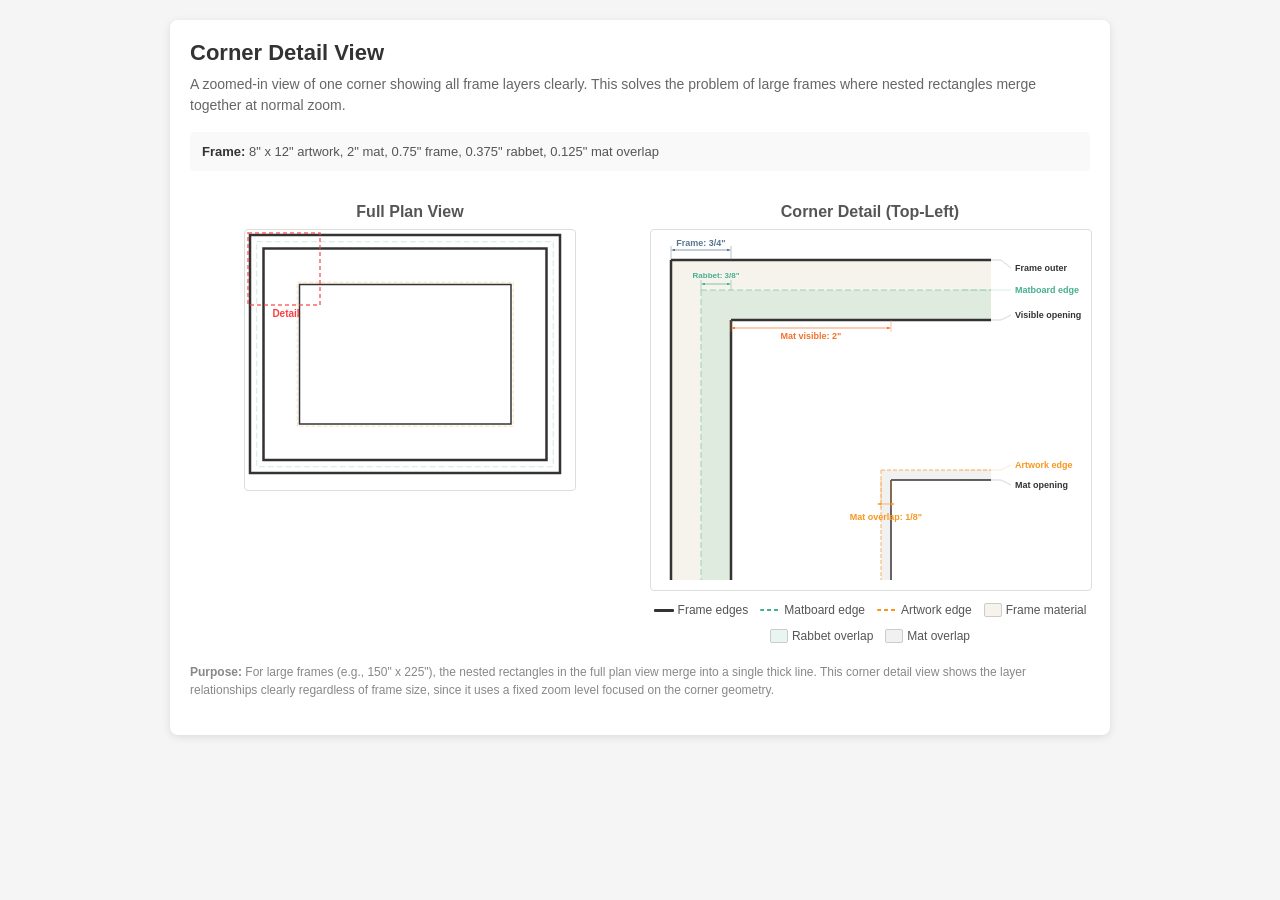
<file: docs/corner-detail-example.html>
<!DOCTYPE html>
<html lang="en">
<head>
    <meta charset="UTF-8">
    <meta name="viewport" content="width=device-width, initial-scale=1.0">
    <title>Corner Detail View Example</title>
    <style>
        body {
            font-family: -apple-system, BlinkMacSystemFont, 'Segoe UI', Roboto, Helvetica, Arial, sans-serif;
            background: #f5f5f5;
            margin: 0;
            padding: 20px;
            display: flex;
            flex-direction: column;
            align-items: center;
        }
        .container {
            background: white;
            padding: 20px;
            border-radius: 8px;
            box-shadow: 0 2px 8px rgba(0,0,0,0.1);
            max-width: 900px;
            width: 100%;
        }
        h1 { color: #333; font-size: 22px; margin: 0 0 8px 0; }
        h2 { color: #555; font-size: 16px; margin: 16px 0 8px 0; }
        .info { color: #666; font-size: 14px; margin-bottom: 16px; line-height: 1.5; }
        .specs {
            background: #f9f9f9; padding: 12px; border-radius: 4px;
            font-size: 13px; color: #555; margin-bottom: 16px;
        }
        .specs strong { color: #333; }
        .diagram-row {
            display: flex;
            gap: 20px;
            align-items: flex-start;
            flex-wrap: wrap;
        }
        .diagram-panel {
            flex: 1;
            min-width: 320px;
        }
        .diagram-panel h2 { text-align: center; }
        svg { border: 1px solid #ddd; border-radius: 4px; background: #ffffff; display: block; margin: 0 auto; }
        .legend {
            display: flex; flex-wrap: wrap; gap: 12px; margin-top: 12px;
            justify-content: center; font-size: 12px; color: #555;
        }
        .legend-item {
            display: flex; align-items: center; gap: 4px;
        }
        .legend-swatch {
            width: 20px; height: 3px; border-radius: 1px;
        }
        .legend-swatch.dashed {
            background: repeating-linear-gradient(
                90deg, currentColor 0px, currentColor 4px, transparent 4px, transparent 7px
            );
            height: 2px;
        }
        .legend-zone {
            width: 16px; height: 12px; border-radius: 2px; border: 1px solid #ccc;
        }
    </style>
</head>
<body>
    <div class="container">
        <h1>Corner Detail View</h1>
        <div class="info">
            A zoomed-in view of one corner showing all frame layers clearly.
            This solves the problem of large frames where nested rectangles merge together at normal zoom.
        </div>

        <div class="specs">
            <strong>Frame:</strong> 8" x 12" artwork, 2" mat, 0.75" frame, 0.375" rabbet, 0.125" mat overlap
        </div>

        <div class="diagram-row">
            <!-- Full plan view (small, for context) -->
            <div class="diagram-panel">
                <h2>Full Plan View</h2>
                <!-- Scale: ~18 px/inch to fit in 320px width -->
                <!-- Outside: 17.25" x 13.25" → 310 x 238 px -->
                <svg viewBox="-5 -5 330 260" width="330" height="260" xmlns="http://www.w3.org/2000/svg">
                    <!-- Frame outer -->
                    <rect x="0" y="0" width="310" height="238"
                          stroke="#333" stroke-width="2.5" fill="none"/>
                    <!-- Frame inner (visible opening) -->
                    <rect x="13.5" y="13.5" width="283" height="211.5"
                          stroke="#333" stroke-width="2.5" fill="none"/>
                    <!-- Content area / matboard edge -->
                    <rect x="6.75" y="6.75" width="296.5" height="225"
                          stroke="#46af8f" stroke-width="0.5" stroke-dasharray="6,3"
                          fill="none" opacity="0.5"/>
                    <!-- Mat opening -->
                    <rect x="49.5" y="49.5" width="211.5" height="139.5"
                          stroke="#333" stroke-width="1.5" fill="none"/>
                    <!-- Artwork boundary -->
                    <rect x="47.25" y="47.25" width="216" height="144"
                          stroke="#f8961e" stroke-width="0.5" stroke-dasharray="4,2"
                          fill="none" opacity="0.6"/>

                    <!-- Corner detail indicator box -->
                    <rect x="-2" y="-2" width="72" height="72"
                          stroke="#f94144" stroke-width="1.5" fill="none"
                          stroke-dasharray="4,3" opacity="0.8"/>
                    <text x="36" y="82" font-family="sans-serif" font-size="10"
                          fill="#f94144" text-anchor="middle" font-weight="bold">Detail</text>
                </svg>
            </div>

            <!-- Corner detail (zoomed in) -->
            <div class="diagram-panel">
                <h2>Corner Detail (Top-Left)</h2>
                <!--
                    Scale: 80 px/inch (4x the full view)
                    Showing approx 4" x 4" of the top-left corner

                    Layers from outside to inside (at top-left corner):
                    - Frame outer:     x=0,    y=0       (0")
                    - Content area:    x=30,   y=30      (0.375" = rabbet width from outer - frame width + rabbet)
                    - Frame inner:     x=60,   y=60      (0.75" = frame material width)
                    - Mat opening:     x=220,  y=220     (2.75" = frame_width + mat_visible_width)
                    - Artwork:         x=210,  y=210     (2.625" = mat_opening - mat_overlap)

                    At 80px/inch:
                    - Frame outer:     (0, 0)
                    - Content area:    (30, 30)        [0.375" × 80]
                    - Frame inner:     (60, 60)        [0.75" × 80]
                    - Mat opening:     (220, 220)      [2.75" × 80]
                    - Artwork:         (210, 210)      [2.625" × 80]
                -->
                <svg viewBox="-20 -30 440 360" width="440" height="360" xmlns="http://www.w3.org/2000/svg">
                    <!-- Arrow markers (one pair per color for consistent styling) -->
                    <defs>
                        <!-- Blue Slate (frame dimensions) -->
                        <marker id="arr-blue-s" markerWidth="6" markerHeight="4"
                                refX="6" refY="2" orient="auto" markerUnits="strokeWidth">
                            <polygon points="0,2 6,0 6,4" fill="#577590"/>
                        </marker>
                        <marker id="arr-blue-e" markerWidth="6" markerHeight="4"
                                refX="0" refY="2" orient="auto" markerUnits="strokeWidth">
                            <polygon points="0,0 6,2 0,4" fill="#577590"/>
                        </marker>
                        <!-- Seaweed (rabbet) -->
                        <marker id="arr-teal-s" markerWidth="6" markerHeight="4"
                                refX="6" refY="2" orient="auto" markerUnits="strokeWidth">
                            <polygon points="0,2 6,0 6,4" fill="#46af8f"/>
                        </marker>
                        <marker id="arr-teal-e" markerWidth="6" markerHeight="4"
                                refX="0" refY="2" orient="auto" markerUnits="strokeWidth">
                            <polygon points="0,0 6,2 0,4" fill="#46af8f"/>
                        </marker>
                        <!-- Atomic Tangerine (mat dimensions) -->
                        <marker id="arr-mat-s" markerWidth="6" markerHeight="4"
                                refX="6" refY="2" orient="auto" markerUnits="strokeWidth">
                            <polygon points="0,2 6,0 6,4" fill="#f3722c"/>
                        </marker>
                        <marker id="arr-mat-e" markerWidth="6" markerHeight="4"
                                refX="0" refY="2" orient="auto" markerUnits="strokeWidth">
                            <polygon points="0,0 6,2 0,4" fill="#f3722c"/>
                        </marker>
                        <!-- Carrot Orange (artwork/overlap) -->
                        <marker id="arr-art-s" markerWidth="6" markerHeight="4"
                                refX="6" refY="2" orient="auto" markerUnits="strokeWidth">
                            <polygon points="0,2 6,0 6,4" fill="#f8961e"/>
                        </marker>
                        <marker id="arr-art-e" markerWidth="6" markerHeight="4"
                                refX="0" refY="2" orient="auto" markerUnits="strokeWidth">
                            <polygon points="0,0 6,2 0,4" fill="#f8961e"/>
                        </marker>
                    </defs>

                    <!-- ZONES (filled areas showing overlaps) -->

                    <!-- Frame material zone (between outer and inner) -->
                    <path d="M0,0 h320 v320 h-320 Z M60,60 v260 h260 v-260 Z"
                          fill="#8B6914" fill-opacity="0.08" fill-rule="evenodd"/>

                    <!-- Rabbet overlap zone (between frame inner and content area) -->
                    <path d="M30,30 h290 v290 h-290 Z M60,60 v260 h260 v-260 Z"
                          fill="#46af8f" fill-opacity="0.12" fill-rule="evenodd"/>

                    <!-- Mat/artwork overlap zone (between artwork and mat opening) -->
                    <path d="M210,210 h110 v110 h-110 Z M220,220 v100 h100 v-100 Z"
                          fill="#888888" fill-opacity="0.12" fill-rule="evenodd"/>

                    <!-- LINES -->

                    <!-- Frame outer (thickest) -->
                    <line x1="0" y1="0" x2="320" y2="0" stroke="#333" stroke-width="2.5"/>
                    <line x1="0" y1="0" x2="0" y2="320" stroke="#333" stroke-width="2.5"/>

                    <!-- Content area / matboard edge (dashed, teal) -->
                    <line x1="30" y1="30" x2="320" y2="30"
                          stroke="#46af8f" stroke-width="0.8" stroke-dasharray="6,3" opacity="0.6"/>
                    <line x1="30" y1="30" x2="30" y2="320"
                          stroke="#46af8f" stroke-width="0.8" stroke-dasharray="6,3" opacity="0.6"/>

                    <!-- Frame inner / visible opening (thick, same as outer) -->
                    <line x1="60" y1="60" x2="320" y2="60" stroke="#333" stroke-width="2.5"/>
                    <line x1="60" y1="60" x2="60" y2="320" stroke="#333" stroke-width="2.5"/>

                    <!-- Artwork boundary (dashed, orange) -->
                    <line x1="210" y1="210" x2="320" y2="210"
                          stroke="#f8961e" stroke-width="1.0" stroke-dasharray="4,2" opacity="0.7"/>
                    <line x1="210" y1="210" x2="210" y2="320"
                          stroke="#f8961e" stroke-width="1.0" stroke-dasharray="4,2" opacity="0.7"/>

                    <!-- Mat opening (medium weight) -->
                    <line x1="220" y1="220" x2="320" y2="220" stroke="#333" stroke-width="1.5"/>
                    <line x1="220" y1="220" x2="220" y2="320" stroke="#333" stroke-width="1.5"/>

                    <!-- DIMENSION ANNOTATIONS (all with consistent extension lines + arrowheads) -->

                    <!-- Frame material width: 0.75" (between outer and inner) -->
                    <line x1="0" y1="0" x2="0" y2="-14" stroke="#577590" stroke-width="0.6" opacity="0.7"/>
                    <line x1="60" y1="0" x2="60" y2="-14" stroke="#577590" stroke-width="0.6" opacity="0.7"/>
                    <line x1="4" y1="-10" x2="56" y2="-10" stroke="#577590" stroke-width="0.7"
                          marker-start="url(#arr-blue-s)" marker-end="url(#arr-blue-e)"/>
                    <text x="30" y="-14" font-family="sans-serif" font-size="9"
                          fill="#577590" text-anchor="middle" font-weight="bold">Frame: 3/4"</text>

                    <!-- Rabbet width: 0.375" (between content area and frame inner) -->
                    <line x1="30" y1="30" x2="30" y2="20" stroke="#46af8f" stroke-width="0.6" opacity="0.7"/>
                    <line x1="60" y1="30" x2="60" y2="20" stroke="#46af8f" stroke-width="0.6" opacity="0.7"/>
                    <line x1="34" y1="24" x2="56" y2="24" stroke="#46af8f" stroke-width="0.7"
                          marker-start="url(#arr-teal-s)" marker-end="url(#arr-teal-e)"/>
                    <text x="45" y="18" font-family="sans-serif" font-size="8"
                          fill="#46af8f" text-anchor="middle" font-weight="bold">Rabbet: 3/8"</text>

                    <!-- Mat visible width: 2" (between frame inner and mat opening) -->
                    <line x1="60" y1="60" x2="60" y2="72" stroke="#f3722c" stroke-width="0.6" opacity="0.7"/>
                    <line x1="220" y1="60" x2="220" y2="72" stroke="#f3722c" stroke-width="0.6" opacity="0.7"/>
                    <line x1="64" y1="68" x2="216" y2="68" stroke="#f3722c" stroke-width="0.7"
                          marker-start="url(#arr-mat-s)" marker-end="url(#arr-mat-e)"/>
                    <text x="140" y="79" font-family="sans-serif" font-size="9"
                          fill="#f3722c" text-anchor="middle" font-weight="bold">Mat visible: 2"</text>

                    <!-- Mat overlap: 0.125" (between artwork and mat opening) -->
                    <line x1="210" y1="220" x2="210" y2="248" stroke="#f8961e" stroke-width="0.6" opacity="0.7"/>
                    <line x1="220" y1="220" x2="220" y2="248" stroke="#f8961e" stroke-width="0.6" opacity="0.7"/>
                    <line x1="210" y1="244" x2="220" y2="244" stroke="#f8961e" stroke-width="0.7"
                          marker-start="url(#arr-art-s)" marker-end="url(#arr-art-e)"/>
                    <text x="215" y="260" font-family="sans-serif" font-size="9"
                          fill="#f8961e" text-anchor="middle" font-weight="bold">Mat overlap: 1/8"</text>

                    <!-- Layer labels (right side, with leader lines) -->
                    <g font-family="sans-serif" font-size="9">
                        <!-- Frame outer label -->
                        <line x1="290" y1="0" x2="330" y2="0" stroke="#333" stroke-width="0.5" opacity="0.4"/>
                        <line x1="330" y1="0" x2="340" y2="8" stroke="#333" stroke-width="0.5" opacity="0.4"/>
                        <text x="344" y="11" fill="#333" font-weight="bold">Frame outer</text>

                        <!-- Content area label -->
                        <line x1="290" y1="30" x2="330" y2="30" stroke="#46af8f" stroke-width="0.5" opacity="0.4"/>
                        <line x1="330" y1="30" x2="340" y2="30" stroke="#46af8f" stroke-width="0.5" opacity="0.4"/>
                        <text x="344" y="33" fill="#46af8f" font-weight="bold">Matboard edge</text>

                        <!-- Frame inner label -->
                        <line x1="290" y1="60" x2="330" y2="60" stroke="#333" stroke-width="0.5" opacity="0.4"/>
                        <line x1="330" y1="60" x2="340" y2="55" stroke="#333" stroke-width="0.5" opacity="0.4"/>
                        <text x="344" y="58" fill="#333" font-weight="bold">Visible opening</text>

                        <!-- Artwork label -->
                        <line x1="290" y1="210" x2="330" y2="210" stroke="#f8961e" stroke-width="0.5" opacity="0.4"/>
                        <line x1="330" y1="210" x2="340" y2="205" stroke="#f8961e" stroke-width="0.5" opacity="0.4"/>
                        <text x="344" y="208" fill="#f8961e" font-weight="bold">Artwork edge</text>

                        <!-- Mat opening label -->
                        <line x1="290" y1="220" x2="330" y2="220" stroke="#333" stroke-width="0.5" opacity="0.4"/>
                        <line x1="330" y1="220" x2="340" y2="225" stroke="#333" stroke-width="0.5" opacity="0.4"/>
                        <text x="344" y="228" fill="#333" font-weight="bold">Mat opening</text>
                    </g>
                </svg>

                <div class="legend">
                    <div class="legend-item">
                        <div class="legend-swatch" style="background: #333; height: 3px;"></div>
                        <span>Frame edges</span>
                    </div>
                    <div class="legend-item">
                        <div class="legend-swatch dashed" style="color: #46af8f;"></div>
                        <span>Matboard edge</span>
                    </div>
                    <div class="legend-item">
                        <div class="legend-swatch dashed" style="color: #f8961e;"></div>
                        <span>Artwork edge</span>
                    </div>
                    <div class="legend-item">
                        <div class="legend-zone" style="background: rgba(139,105,20,0.08);"></div>
                        <span>Frame material</span>
                    </div>
                    <div class="legend-item">
                        <div class="legend-zone" style="background: rgba(70,175,143,0.12);"></div>
                        <span>Rabbet overlap</span>
                    </div>
                    <div class="legend-item">
                        <div class="legend-zone" style="background: rgba(136,136,136,0.12);"></div>
                        <span>Mat overlap</span>
                    </div>
                </div>
            </div>
        </div>

        <div class="info" style="margin-top: 20px; font-size: 12px; color: #888;">
            <strong>Purpose:</strong> For large frames (e.g., 150" x 225"), the nested rectangles in the full plan view
            merge into a single thick line. This corner detail view shows the layer relationships clearly regardless
            of frame size, since it uses a fixed zoom level focused on the corner geometry.
        </div>
    </div>
</body>
</html>
</file>
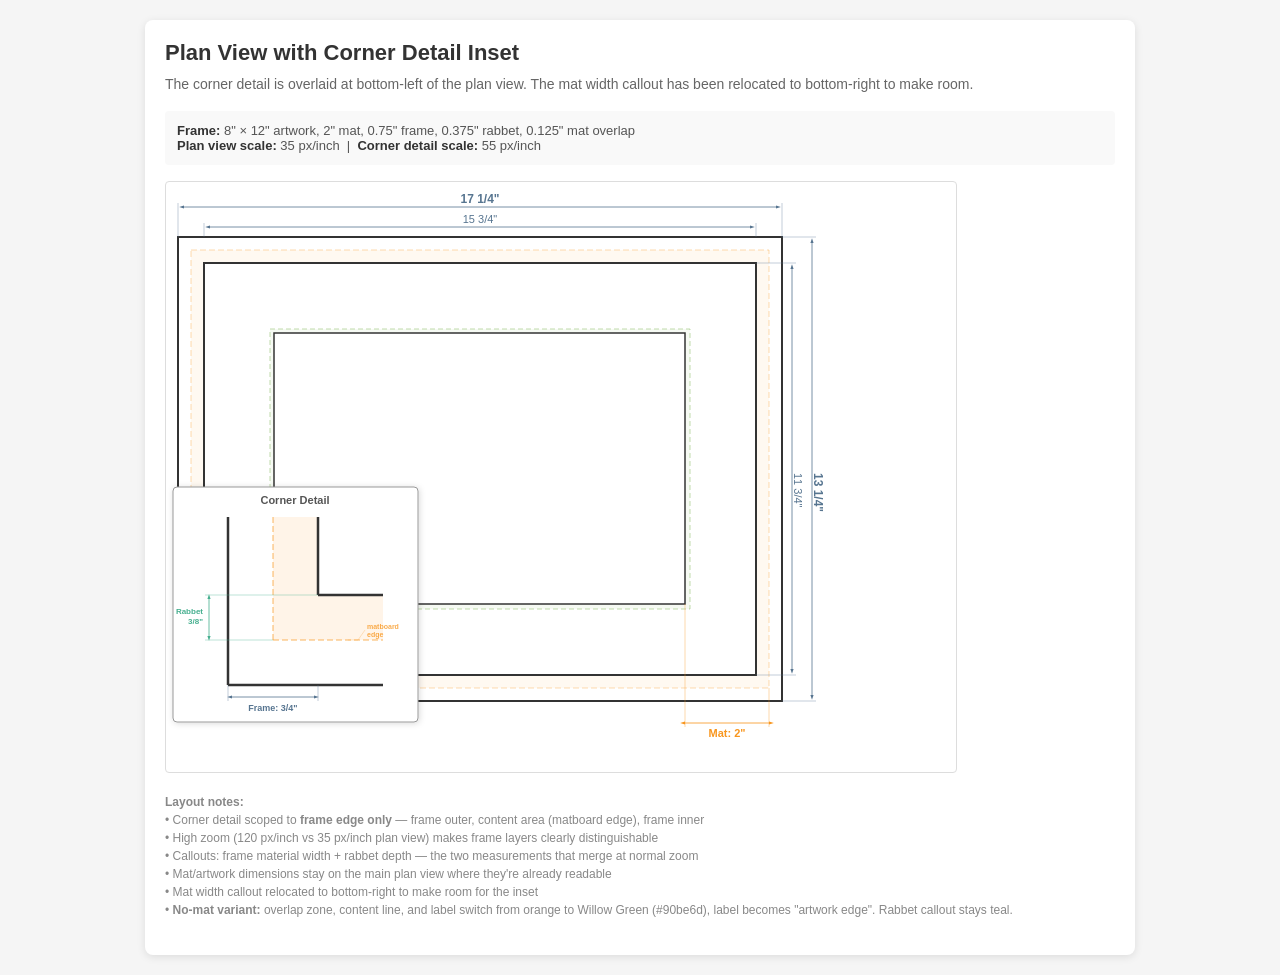
<file: docs/corner-detail-integrated-mockup.html>
<!DOCTYPE html>
<html lang="en">
<head>
    <meta charset="UTF-8">
    <meta name="viewport" content="width=device-width, initial-scale=1.0">
    <title>Plan View with Corner Detail Inset</title>
    <style>
        body {
            font-family: -apple-system, BlinkMacSystemFont, 'Segoe UI', Roboto, Helvetica, Arial, sans-serif;
            background: #f5f5f5;
            margin: 0;
            padding: 20px;
            display: flex;
            flex-direction: column;
            align-items: center;
        }
        .container {
            background: white;
            padding: 20px;
            border-radius: 8px;
            box-shadow: 0 2px 8px rgba(0,0,0,0.1);
            max-width: 950px;
            width: 100%;
        }
        h1 { color: #333; font-size: 22px; margin: 0 0 8px 0; }
        .info { color: #666; font-size: 14px; margin-bottom: 16px; line-height: 1.5; }
        .specs {
            background: #f9f9f9; padding: 12px; border-radius: 4px;
            font-size: 13px; color: #555; margin-bottom: 16px;
        }
        .specs strong { color: #333; }
        svg { border: 1px solid #ddd; border-radius: 4px; background: #ffffff; }
    </style>
</head>
<body>
    <div class="container">
        <h1>Plan View with Corner Detail Inset</h1>
        <div class="info">
            The corner detail is overlaid at bottom-left of the plan view. The mat width callout
            has been relocated to bottom-right to make room.
        </div>

        <div class="specs">
            <strong>Frame:</strong> 8" × 12" artwork, 2" mat, 0.75" frame, 0.375" rabbet, 0.125" mat overlap<br>
            <strong>Plan view scale:</strong> 35 px/inch &nbsp;|&nbsp;
            <strong>Corner detail scale:</strong> 55 px/inch
        </div>

        <!--
            Plan view at 35 px/inch:
              Frame outer:   604 × 464  at (0, 0)
              Content area:  578 × 438  at (13, 13)   [0.375" rabbet inset]
              Frame inner:   552 × 412  at (26, 26)   [0.75" frame width inset]
              Artwork:       420 × 280  at (92, 92)    [2.625" inset]
              Mat opening:   411 × 271  at (96, 96)    [2.75" inset]

            ViewBox includes space for callouts:
              Top: ~55px for two dimension rows + labels
              Right: ~120px for two dimension rows + labels
              Bottom: ~45px for mat callout (now at right side)
        -->
        <svg viewBox="-12 -55 790 590" width="790" height="590" xmlns="http://www.w3.org/2000/svg">
            <defs>
                <!-- Blue Slate arrows -->
                <marker id="arr-blue-s" markerWidth="6" markerHeight="4"
                        refX="6" refY="2" orient="auto" markerUnits="strokeWidth">
                    <polygon points="0,2 6,0 6,4" fill="#577590"/>
                </marker>
                <marker id="arr-blue-e" markerWidth="6" markerHeight="4"
                        refX="0" refY="2" orient="auto" markerUnits="strokeWidth">
                    <polygon points="0,0 6,2 0,4" fill="#577590"/>
                </marker>
                <!-- Seaweed arrows -->
                <marker id="arr-teal-s" markerWidth="6" markerHeight="4"
                        refX="6" refY="2" orient="auto" markerUnits="strokeWidth">
                    <polygon points="0,2 6,0 6,4" fill="#46af8f"/>
                </marker>
                <marker id="arr-teal-e" markerWidth="6" markerHeight="4"
                        refX="0" refY="2" orient="auto" markerUnits="strokeWidth">
                    <polygon points="0,0 6,2 0,4" fill="#46af8f"/>
                </marker>
                <!-- Carrot Orange arrows (mat cut) -->
                <marker id="arr-orange-s" markerWidth="6" markerHeight="4"
                        refX="6" refY="2" orient="auto" markerUnits="strokeWidth">
                    <polygon points="0,2 6,0 6,4" fill="#f8961e"/>
                </marker>
                <marker id="arr-orange-e" markerWidth="6" markerHeight="4"
                        refX="0" refY="2" orient="auto" markerUnits="strokeWidth">
                    <polygon points="0,0 6,2 0,4" fill="#f8961e"/>
                </marker>
                <!-- Atomic Tangerine arrows (mat visible in detail) -->
                <marker id="arr-mat-s" markerWidth="6" markerHeight="4"
                        refX="6" refY="2" orient="auto" markerUnits="strokeWidth">
                    <polygon points="0,2 6,0 6,4" fill="#f3722c"/>
                </marker>
                <marker id="arr-mat-e" markerWidth="6" markerHeight="4"
                        refX="0" refY="2" orient="auto" markerUnits="strokeWidth">
                    <polygon points="0,0 6,2 0,4" fill="#f3722c"/>
                </marker>
            </defs>

            <!-- ==================== PLAN VIEW GEOMETRY ==================== -->
            <g id="plan-geometry">
                <!-- Rabbet overlap zone (between content area and frame inner) -->
                <path d="M13,13 h578 v438 h-578 Z M26,26 v412 h552 v-412 Z"
                      fill="#f8961e" fill-opacity="0.06" fill-rule="evenodd"/>

                <!-- Mat/artwork overlap zone -->
                <path d="M92,92 h420 v280 h-420 Z M96,96 v271 h411 v-271 Z"
                      fill="#90be6d" fill-opacity="0.08" fill-rule="evenodd"/>

                <!-- Frame outer -->
                <rect x="0" y="0" width="604" height="464"
                      stroke="#333" stroke-width="2" fill="none"/>

                <!-- Content area / matboard edge (dashed orange) -->
                <rect x="13" y="13" width="578" height="438"
                      stroke="#f8961e" stroke-width="0.7" stroke-dasharray="6,3"
                      fill="none" opacity="0.5"/>

                <!-- Frame inner / visible opening -->
                <rect x="26" y="26" width="552" height="412"
                      stroke="#333" stroke-width="2" fill="none"/>

                <!-- Artwork boundary (dashed green) -->
                <rect x="92" y="92" width="420" height="280"
                      stroke="#90be6d" stroke-width="0.8" stroke-dasharray="5,3"
                      fill="none" opacity="0.7"/>

                <!-- Mat opening -->
                <rect x="96" y="96" width="411" height="271"
                      stroke="#333" stroke-width="1.5" fill="none"/>
            </g>

            <!-- ==================== DIMENSION CALLOUTS ==================== -->
            <g id="dimensions" font-family="sans-serif">

                <!-- TOP: Outside width -->
                <line x1="0" y1="0" x2="0" y2="-34" stroke="#577590" stroke-width="0.6" opacity="0.6"/>
                <line x1="604" y1="0" x2="604" y2="-34" stroke="#577590" stroke-width="0.6" opacity="0.6"/>
                <line x1="6" y1="-30" x2="598" y2="-30" stroke="#577590" stroke-width="0.8"
                      marker-start="url(#arr-blue-s)" marker-end="url(#arr-blue-e)"/>
                <text x="302" y="-34" font-size="12" fill="#577590" text-anchor="middle"
                      font-weight="bold">17 1/4"</text>

                <!-- TOP: Inside width -->
                <line x1="26" y1="0" x2="26" y2="-14" stroke="#577590" stroke-width="0.6" opacity="0.6"/>
                <line x1="578" y1="0" x2="578" y2="-14" stroke="#577590" stroke-width="0.6" opacity="0.6"/>
                <line x1="32" y1="-10" x2="572" y2="-10" stroke="#577590" stroke-width="0.8"
                      marker-start="url(#arr-blue-s)" marker-end="url(#arr-blue-e)"/>
                <text x="302" y="-14" font-size="11" fill="#577590" text-anchor="middle">15 3/4"</text>

                <!-- RIGHT: Outside height -->
                <line x1="604" y1="0" x2="638" y2="0" stroke="#577590" stroke-width="0.6" opacity="0.6"/>
                <line x1="604" y1="464" x2="638" y2="464" stroke="#577590" stroke-width="0.6" opacity="0.6"/>
                <line x1="634" y1="6" x2="634" y2="458" stroke="#577590" stroke-width="0.8"
                      marker-start="url(#arr-blue-s)" marker-end="url(#arr-blue-e)"/>
                <text x="640" y="236" font-size="12" fill="#577590"
                      font-weight="bold" writing-mode="tb">13 1/4"</text>

                <!-- RIGHT: Inside height -->
                <line x1="578" y1="26" x2="618" y2="26" stroke="#577590" stroke-width="0.6" opacity="0.6"/>
                <line x1="578" y1="438" x2="618" y2="438" stroke="#577590" stroke-width="0.6" opacity="0.6"/>
                <line x1="614" y1="32" x2="614" y2="432" stroke="#577590" stroke-width="0.8"
                      marker-start="url(#arr-blue-s)" marker-end="url(#arr-blue-e)"/>
                <text x="620" y="236" font-size="11" fill="#577590"
                      writing-mode="tb">11 3/4"</text>

                <!-- BOTTOM-RIGHT: Mat cut width (RELOCATED from bottom-left) -->
                <!-- Extension lines from content area right edge and mat opening right edge -->
                <line x1="507" y1="367" x2="507" y2="490" stroke="#f8961e" stroke-width="0.6" opacity="0.6"/>
                <line x1="591" y1="451" x2="591" y2="490" stroke="#f8961e" stroke-width="0.6" opacity="0.6"/>
                <line x1="507" y1="486" x2="591" y2="486" stroke="#f8961e" stroke-width="0.8"
                      marker-start="url(#arr-orange-s)" marker-end="url(#arr-orange-e)"/>
                <text x="549" y="500" font-size="11" fill="#f8961e" text-anchor="middle"
                      font-weight="bold">Mat: 2"</text>
            </g>

            <!-- ==================== CORNER DETAIL INDICATOR ==================== -->
            <!-- Dashed red box on plan view showing which corner is detailed -->
            <rect x="-2" y="416" width="52" height="52"
                  stroke="#f94144" stroke-width="1.5" fill="none"
                  stroke-dasharray="4,3" opacity="0.7"/>

            <!-- ==================== CORNER DETAIL INSET ==================== -->
            <!--
                Positioned at bottom-left of plan view.
                Shows bottom-left corner at 55 px/inch.

                Bottom-left corner layers (distance from outside corner):
                  Frame outer:   0"      = 0px
                  Content area:  0.375"  = 21px
                  Frame inner:   0.75"   = 41px
                  Artwork:       2.625"  = 144px
                  Mat opening:   2.75"   = 151px

                Local coordinate system: origin at top-left of inset box.
                Corner is at bottom-left of content area.
                Lines go RIGHT along bottom edge, UP along left edge.
            -->
            <!--
                CORNER DETAIL INSET
                Scoped to frame edge construction only: outer, content area, inner.
                This avoids zoom-level problems with large mats — mat/artwork dims
                stay on the main plan view where they're already clear.

                At 120 px/inch, corner origin at (55, 198):
                  Frame outer:   0"      = 0px   → (55, 198)
                  Content area:  0.375"  = 45px  → (100, 153)
                  Frame inner:   0.75"   = 90px  → (145, 108)

                Color logic driven by what sits in the rabbet:
                  WITH mat:    overlap zone + content line + label = orange (#f8961e), "matboard edge"
                  WITHOUT mat: overlap zone + content line + label = green (#90be6d), "artwork edge"
                Rabbet callout stays teal in both cases (frame construction dim).
            -->
            <g id="corner-detail" transform="translate(-5, 250)">
                <!-- Background -->
                <rect x="0" y="0" width="245" height="235"
                      fill="white" stroke="#999" stroke-width="1" rx="4"
                      filter="url(#shadow)"/>

                <!-- Title -->
                <text x="122" y="17" font-family="sans-serif" font-size="11"
                      fill="#555" text-anchor="middle" font-weight="bold">Corner Detail</text>

                <!-- Clip to keep geometry inside the box -->
                <clipPath id="detail-clip">
                    <rect x="-5" y="22" width="248" height="208"/>
                </clipPath>

                <g clip-path="url(#detail-clip)">
                    <!--
                        Corner origin (outside corner) at (55, 198).
                        Lines go RIGHT along bottom edge, UP along left edge.
                        Geometry extends ~0.5" past frame inner for context.
                        At 120px/inch: 0.5" = 60px beyond inner.
                    -->

                    <!-- ZONES (shaded areas) -->

                    <!-- Matboard overlap zone: mat sitting in rabbet (orange, matches main diagram) -->
                    <rect x="100" y="30" width="45" height="123" fill="#f8961e" fill-opacity="0.10"/>
                    <rect x="145" y="108" width="65" height="45" fill="#f8961e" fill-opacity="0.10"/>

                    <!-- LAYER LINES (L-shapes at bottom-left corner) -->

                    <!-- Frame outer -->
                    <line x1="55" y1="198" x2="210" y2="198" stroke="#333" stroke-width="2.5"/>
                    <line x1="55" y1="198" x2="55" y2="30" stroke="#333" stroke-width="2.5"/>

                    <!-- Content area / matboard edge (dashed orange, matches main diagram) -->
                    <line x1="100" y1="153" x2="210" y2="153" stroke="#f8961e" stroke-width="1" stroke-dasharray="6,3" opacity="0.7"/>
                    <line x1="100" y1="153" x2="100" y2="30" stroke="#f8961e" stroke-width="1" stroke-dasharray="6,3" opacity="0.7"/>

                    <!-- Frame inner -->
                    <line x1="145" y1="108" x2="210" y2="108" stroke="#333" stroke-width="2.5"/>
                    <line x1="145" y1="108" x2="145" y2="30" stroke="#333" stroke-width="2.5"/>

                    <!-- ============ DIMENSION CALLOUTS ============ -->

                    <!-- 1. Frame width: 3/4" (between outer and inner, below corner) -->
                    <line x1="55" y1="198" x2="55" y2="214" stroke="#577590" stroke-width="0.6" opacity="0.6"/>
                    <line x1="145" y1="198" x2="145" y2="214" stroke="#577590" stroke-width="0.6" opacity="0.6"/>
                    <line x1="59" y1="210" x2="141" y2="210" stroke="#577590" stroke-width="0.8"
                          marker-start="url(#arr-blue-s)" marker-end="url(#arr-blue-e)"/>
                    <text x="100" y="224" font-family="sans-serif" font-size="9"
                          fill="#577590" text-anchor="middle" font-weight="bold">Frame: 3/4"</text>

                    <!-- 2. Rabbet: 3/8" (between content area and inner, left side vertical) -->
                    <!-- Extension lines going left from horizontal geometry lines -->
                    <line x1="100" y1="153" x2="32" y2="153" stroke="#46af8f" stroke-width="0.6" opacity="0.6"/>
                    <line x1="145" y1="108" x2="32" y2="108" stroke="#46af8f" stroke-width="0.6" opacity="0.6"/>
                    <!-- Vertical dimension line -->
                    <line x1="36" y1="149" x2="36" y2="112" stroke="#46af8f" stroke-width="0.8"
                          marker-start="url(#arr-teal-s)" marker-end="url(#arr-teal-e)"/>
                    <!-- Label -->
                    <text x="30" y="127" font-family="sans-serif" font-size="8"
                          fill="#46af8f" text-anchor="end" font-weight="bold">Rabbet</text>
                    <text x="30" y="137" font-family="sans-serif" font-size="8"
                          fill="#46af8f" text-anchor="end" font-weight="bold">3/8"</text>

                    <!-- Content area label (dogleg to right, orange to match main diagram) -->
                    <line x1="175" y1="153" x2="185" y2="153" stroke="#f8961e" stroke-width="0.5" opacity="0.5"/>
                    <line x1="185" y1="153" x2="192" y2="143" stroke="#f8961e" stroke-width="0.5" opacity="0.5"/>
                    <text x="194" y="142" font-family="sans-serif" font-size="7"
                          fill="#f8961e" font-weight="bold" opacity="0.8">matboard</text>
                    <text x="194" y="150" font-family="sans-serif" font-size="7"
                          fill="#f8961e" font-weight="bold" opacity="0.8">edge</text>
                </g>
            </g>

            <!-- Shadow filter for inset box -->
            <defs>
                <filter id="shadow" x="-5%" y="-5%" width="115%" height="115%">
                    <feDropShadow dx="1" dy="1" stdDeviation="3" flood-opacity="0.15"/>
                </filter>
            </defs>
        </svg>

        <div class="info" style="margin-top: 16px; font-size: 12px; color: #888;">
            <strong>Layout notes:</strong><br>
            • Corner detail scoped to <strong>frame edge only</strong> — frame outer, content area (matboard edge), frame inner<br>
            • High zoom (120 px/inch vs 35 px/inch plan view) makes frame layers clearly distinguishable<br>
            • Callouts: frame material width + rabbet depth — the two measurements that merge at normal zoom<br>
            • Mat/artwork dimensions stay on the main plan view where they're already readable<br>
            • Mat width callout relocated to bottom-right to make room for the inset<br>
            • <strong>No-mat variant:</strong> overlap zone, content line, and label switch from orange to Willow Green (#90be6d), label becomes "artwork edge". Rabbet callout stays teal.
        </div>
    </div>
</body>
</html>
</file>
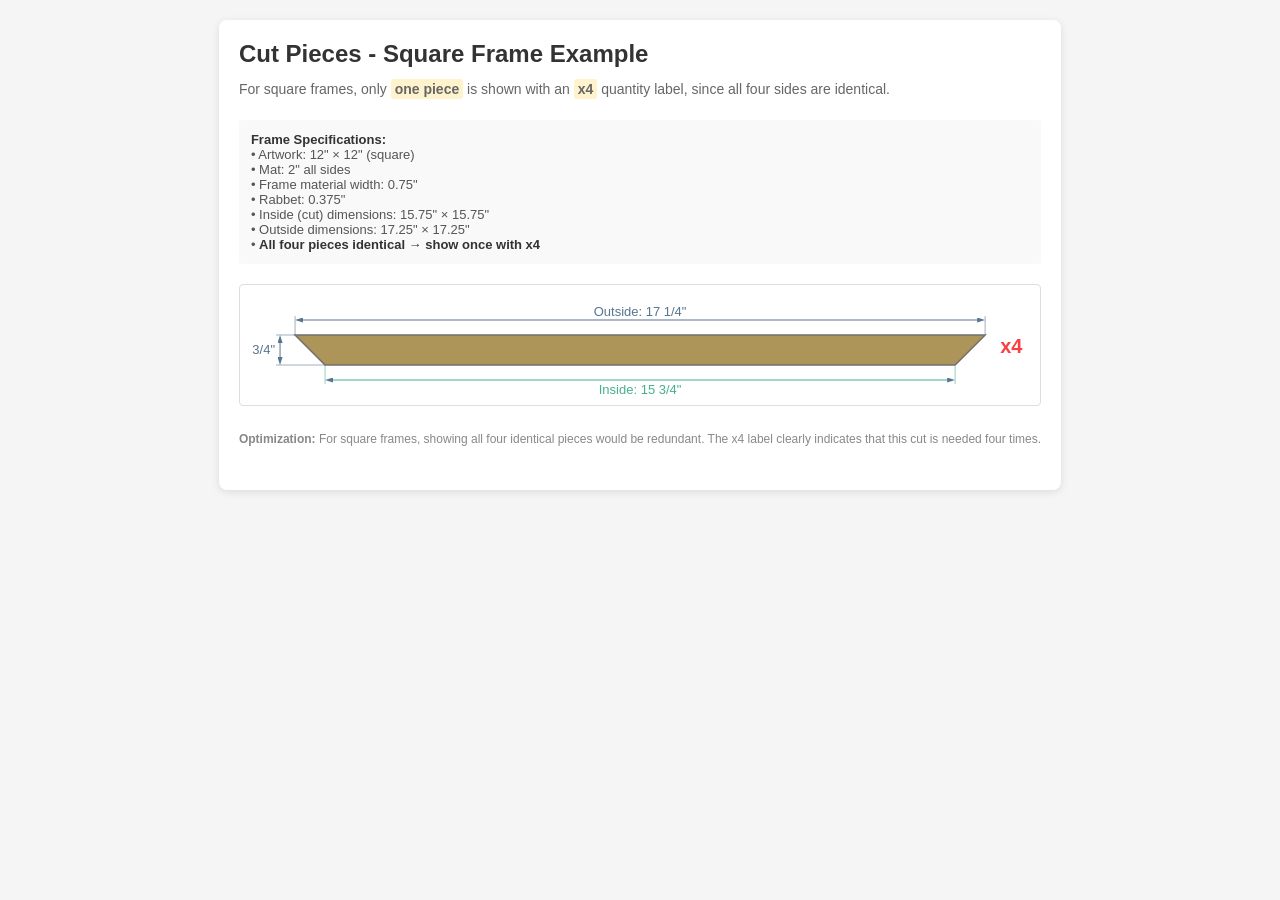
<file: docs/cut-pieces-example-square.html>
<!DOCTYPE html>
<html lang="en">
<head>
    <meta charset="UTF-8">
    <meta name="viewport" content="width=device-width, initial-scale=1.0">
    <title>Cut Pieces - Square Frame Example</title>
    <style>
        body {
            font-family: -apple-system, BlinkMacSystemFont, 'Segoe UI', Roboto, Helvetica, Arial, sans-serif;
            background: #f5f5f5;
            margin: 0;
            padding: 20px;
            display: flex;
            flex-direction: column;
            align-items: center;
        }
        .container {
            background: white;
            padding: 20px;
            border-radius: 8px;
            box-shadow: 0 2px 8px rgba(0,0,0,0.1);
            max-width: 900px;
        }
        h1 {
            color: #333;
            font-size: 24px;
            margin: 0 0 10px 0;
        }
        .info {
            color: #666;
            font-size: 14px;
            margin-bottom: 20px;
            line-height: 1.6;
        }
        .specs {
            background: #f9f9f9;
            padding: 12px;
            border-radius: 4px;
            font-size: 13px;
            color: #555;
            margin-bottom: 20px;
        }
        .specs strong {
            color: #333;
        }
        .highlight {
            background: #fff3cd;
            padding: 2px 4px;
            border-radius: 3px;
            font-weight: bold;
        }
        svg {
            border: 1px solid #ddd;
            border-radius: 4px;
            background: #ffffff;
        }
    </style>
</head>
<body>
    <div class="container">
        <h1>Cut Pieces - Square Frame Example</h1>
        <div class="info">
            For square frames, only <span class="highlight">one piece</span> is shown with an <span class="highlight">x4</span> quantity label,
            since all four sides are identical.
        </div>

        <div class="specs">
            <strong>Frame Specifications:</strong><br>
            • Artwork: 12" × 12" (square)<br>
            • Mat: 2" all sides<br>
            • Frame material width: 0.75"<br>
            • Rabbet: 0.375"<br>
            • Inside (cut) dimensions: 15.75" × 15.75"<br>
            • Outside dimensions: 17.25" × 17.25"<br>
            • <strong>All four pieces identical → show once with x4</strong>
        </div>

        <svg viewBox="0 0 800 120" xmlns="http://www.w3.org/2000/svg">
            <defs>
                <marker id="arrow-start" markerWidth="8" markerHeight="5"
                        refX="8" refY="2.5" orient="auto" markerUnits="strokeWidth">
                    <polygon points="0,2.5 8,0 8,5" fill="#577590"/>
                </marker>
                <marker id="arrow-end" markerWidth="8" markerHeight="5"
                        refX="0" refY="2.5" orient="auto" markerUnits="strokeWidth">
                    <polygon points="0,0 8,2.5 0,5" fill="#577590"/>
                </marker>
            </defs>

            <!-- SINGLE PIECE (all sides identical for square frame) -->
            <g id="piece">
                <!-- Outside: 17.25" × 40 = 690px -->
                <!-- Inside: 15.75" × 40 = 630px -->
                <!-- Width: 0.75" × 40 = 30px -->
                <polygon points="55,50 745,50 715,80 85,80"
                         fill="#8B6914"
                         stroke="#333333"
                         stroke-width="1.5"
                         opacity="0.7"/>

                <!-- Quantity badge - LARGER for x4 emphasis -->
                <text x="760" y="68"
                      font-family="sans-serif"
                      font-size="20"
                      fill="#f94144"
                      font-weight="bold">x4</text>

                <!-- Outside dimension -->
                <!-- Extension lines (overshoot 4px beyond dimension line) -->
                <line x1="55" y1="50" x2="55" y2="31"
                      stroke="#577590" stroke-width="0.8" opacity="0.7"/>
                <line x1="745" y1="50" x2="745" y2="31"
                      stroke="#577590" stroke-width="0.8" opacity="0.7"/>
                <!-- Dimension line with arrows (endpoints adjusted so arrow tips align with extension lines) -->
                <line x1="63" y1="35" x2="737" y2="35"
                      stroke="#577590" stroke-width="1"
                      marker-start="url(#arrow-start)"
                      marker-end="url(#arrow-end)"/>
                <text x="400" y="31"
                      font-family="sans-serif"
                      font-size="13"
                      fill="#577590"
                      text-anchor="middle">Outside: 17 1/4"</text>

                <!-- Inside dimension -->
                <!-- Extension lines (overshoot 4px beyond dimension line) -->
                <line x1="85" y1="80" x2="85" y2="99"
                      stroke="#46af8f" stroke-width="0.8" opacity="0.7"/>
                <line x1="715" y1="80" x2="715" y2="99"
                      stroke="#46af8f" stroke-width="0.8" opacity="0.7"/>
                <!-- Dimension line with arrows (endpoints adjusted so arrow tips align with extension lines) -->
                <line x1="93" y1="95" x2="707" y2="95"
                      stroke="#46af8f" stroke-width="1"
                      marker-start="url(#arrow-start)"
                      marker-end="url(#arrow-end)"/>
                <text x="400" y="109"
                      font-family="sans-serif"
                      font-size="13"
                      fill="#46af8f"
                      text-anchor="middle">Inside: 15 3/4"</text>

                <!-- Width dimension -->
                <!-- Extension lines (horizontal, overshoot 4px beyond dimension line) -->
                <line x1="55" y1="50" x2="36" y2="50"
                      stroke="#577590" stroke-width="0.8" opacity="0.7"/>
                <line x1="85" y1="80" x2="36" y2="80"
                      stroke="#577590" stroke-width="0.8" opacity="0.7"/>
                <!-- Dimension line with arrows (endpoints adjusted so arrow tips align with extension lines) -->
                <line x1="40" y1="58" x2="40" y2="72"
                      stroke="#577590" stroke-width="1"
                      marker-start="url(#arrow-start)"
                      marker-end="url(#arrow-end)"/>
                <text x="35" y="69"
                      font-family="sans-serif"
                      font-size="13"
                      fill="#577590"
                      text-anchor="end">3/4"</text>
            </g>

            <!-- Miter guides -->
            <g id="miter-guides" opacity="0.3" stroke-dasharray="2,2">
                <line x1="55" y1="50" x2="85" y2="80" stroke="#f94144" stroke-width="0.5"/>
                <line x1="745" y1="50" x2="715" y2="80" stroke="#f94144" stroke-width="0.5"/>
            </g>
        </svg>

        <div class="info" style="margin-top: 20px; font-size: 12px; color: #888;">
            <strong>Optimization:</strong> For square frames, showing all four identical pieces would be redundant.
            The x4 label clearly indicates that this cut is needed four times.
        </div>
    </div>

    <script>
        document.getElementById('miter-guides').addEventListener('click', function() {
            const current = parseFloat(this.getAttribute('opacity'));
            this.setAttribute('opacity', current > 0 ? '0' : '0.3');
        });
    </script>
</body>
</html>
</file>
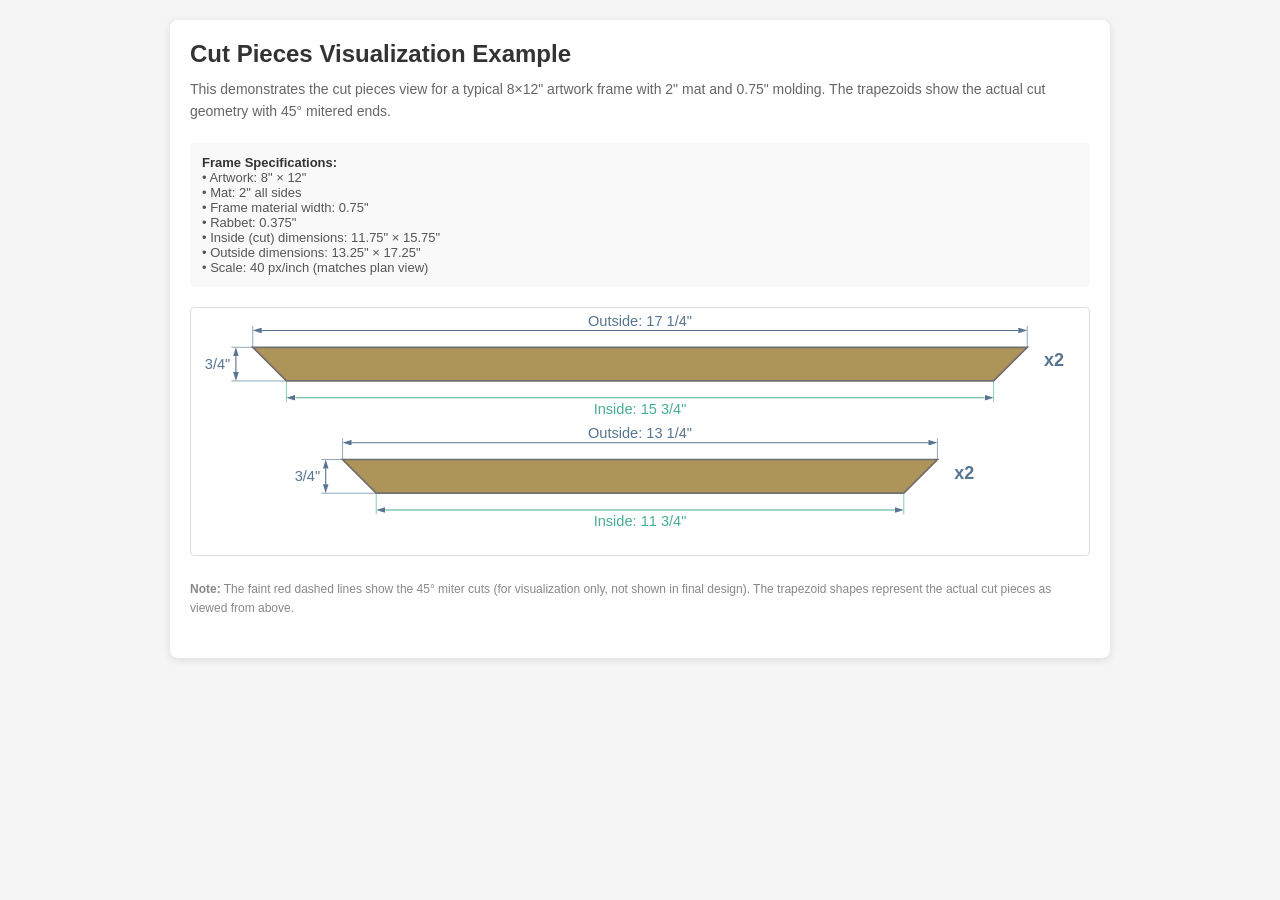
<file: docs/cut-pieces-example.html>
<!DOCTYPE html>
<html lang="en">
<head>
    <meta charset="UTF-8">
    <meta name="viewport" content="width=device-width, initial-scale=1.0">
    <title>Cut Pieces Visualization Example</title>
    <style>
        body {
            font-family: -apple-system, BlinkMacSystemFont, 'Segoe UI', Roboto, Helvetica, Arial, sans-serif;
            background: #f5f5f5;
            margin: 0;
            padding: 20px;
            display: flex;
            flex-direction: column;
            align-items: center;
        }
        .container {
            background: white;
            padding: 20px;
            border-radius: 8px;
            box-shadow: 0 2px 8px rgba(0,0,0,0.1);
            max-width: 900px;
        }
        h1 {
            color: #333;
            font-size: 24px;
            margin: 0 0 10px 0;
        }
        .info {
            color: #666;
            font-size: 14px;
            margin-bottom: 20px;
            line-height: 1.6;
        }
        .specs {
            background: #f9f9f9;
            padding: 12px;
            border-radius: 4px;
            font-size: 13px;
            color: #555;
            margin-bottom: 20px;
        }
        .specs strong {
            color: #333;
        }
        svg {
            border: 1px solid #ddd;
            border-radius: 4px;
            background: #ffffff;
        }
    </style>
</head>
<body>
    <div class="container">
        <h1>Cut Pieces Visualization Example</h1>
        <div class="info">
            This demonstrates the cut pieces view for a typical 8×12" artwork frame with 2" mat and 0.75" molding.
            The trapezoids show the actual cut geometry with 45° mitered ends.
        </div>

        <div class="specs">
            <strong>Frame Specifications:</strong><br>
            • Artwork: 8" × 12"<br>
            • Mat: 2" all sides<br>
            • Frame material width: 0.75"<br>
            • Rabbet: 0.375"<br>
            • Inside (cut) dimensions: 11.75" × 15.75"<br>
            • Outside dimensions: 13.25" × 17.25"<br>
            • Scale: 40 px/inch (matches plan view)
        </div>

        <svg viewBox="0 0 800 220" xmlns="http://www.w3.org/2000/svg">
            <!-- Definitions for arrows -->
            <defs>
                <!-- Arrow marker for dimension lines -->
                <marker id="arrow-start" markerWidth="8" markerHeight="5"
                        refX="8" refY="2.5" orient="auto" markerUnits="strokeWidth">
                    <polygon points="0,2.5 8,0 8,5" fill="#577590"/>
                </marker>
                <marker id="arrow-end" markerWidth="8" markerHeight="5"
                        refX="0" refY="2.5" orient="auto" markerUnits="strokeWidth">
                    <polygon points="0,0 8,2.5 0,5" fill="#577590"/>
                </marker>
            </defs>

            <!-- HORIZONTAL PIECE (wider, for left/right frame sides) -->
            <g id="horizontal-piece">
                <!-- Trapezoid with 45° miters -->
                <!-- Outside: 17.25" × 40 = 690px -->
                <!-- Inside: 15.75" × 40 = 630px -->
                <!-- Width: 0.75" × 40 = 30px -->
                <!-- Centered at x=400 -->

                <!-- Calculate corners:
                     top-left:     (400 - 690/2, 50 - 30/2) = (55, 35)
                     top-right:    (400 + 690/2, 50 - 30/2) = (745, 35)
                     bottom-right: (400 + 630/2, 50 + 30/2) = (715, 65)
                     bottom-left:  (400 - 630/2, 50 + 30/2) = (85, 65)
                -->
                <polygon points="55,35 745,35 715,65 85,65"
                         fill="#8B6914"
                         stroke="#333333"
                         stroke-width="1.5"
                         opacity="0.7"/>

                <!-- Quantity badge -->
                <text x="760" y="52"
                      font-family="sans-serif"
                      font-size="16"
                      fill="#577590"
                      font-weight="bold">x2</text>

                <!-- Outside dimension (top) -->
                <!-- Extension lines (overshoot 4px beyond dimension line) -->
                <line x1="55" y1="35" x2="55" y2="16"
                      stroke="#577590" stroke-width="0.8" opacity="0.7"/>
                <line x1="745" y1="35" x2="745" y2="16"
                      stroke="#577590" stroke-width="0.8" opacity="0.7"/>
                <!-- Dimension line with arrows (endpoints adjusted so arrow tips align with extension lines) -->
                <line x1="63" y1="20" x2="737" y2="20"
                      stroke="#577590" stroke-width="1"
                      marker-start="url(#arrow-start)"
                      marker-end="url(#arrow-end)"/>
                <text x="400" y="16"
                      font-family="sans-serif"
                      font-size="13"
                      fill="#577590"
                      text-anchor="middle">Outside: 17 1/4"</text>

                <!-- Inside dimension (bottom interior) -->
                <!-- Extension lines (overshoot 4px beyond dimension line) -->
                <line x1="85" y1="65" x2="85" y2="84"
                      stroke="#46af8f" stroke-width="0.8" opacity="0.7"/>
                <line x1="715" y1="65" x2="715" y2="84"
                      stroke="#46af8f" stroke-width="0.8" opacity="0.7"/>
                <!-- Dimension line with arrows (endpoints adjusted so arrow tips align with extension lines) -->
                <line x1="93" y1="80" x2="707" y2="80"
                      stroke="#46af8f" stroke-width="1"
                      marker-start="url(#arrow-start)"
                      marker-end="url(#arrow-end)"/>
                <text x="400" y="94"
                      font-family="sans-serif"
                      font-size="13"
                      fill="#46af8f"
                      text-anchor="middle">Inside: 15 3/4"</text>

                <!-- Width dimension (left side) -->
                <!-- Extension lines (horizontal, overshoot 4px beyond dimension line) -->
                <line x1="55" y1="35" x2="36" y2="35"
                      stroke="#577590" stroke-width="0.8" opacity="0.7"/>
                <line x1="85" y1="65" x2="36" y2="65"
                      stroke="#577590" stroke-width="0.8" opacity="0.7"/>
                <!-- Dimension line with arrows (endpoints adjusted so arrow tips align with extension lines) -->
                <line x1="40" y1="43" x2="40" y2="57"
                      stroke="#577590" stroke-width="1"
                      marker-start="url(#arrow-start)"
                      marker-end="url(#arrow-end)"/>
                <text x="35" y="54"
                      font-family="sans-serif"
                      font-size="13"
                      fill="#577590"
                      text-anchor="end">3/4"</text>
            </g>

            <!-- VERTICAL PIECE (narrower, for top/bottom frame sides) -->
            <g id="vertical-piece">
                <!-- Outside: 13.25" × 40 = 530px -->
                <!-- Inside: 11.75" × 40 = 470px -->
                <!-- Width: 0.75" × 40 = 30px -->
                <!-- Centered at x=400, y=150 -->

                <!-- Calculate corners:
                     top-left:     (400 - 530/2, 150 - 30/2) = (135, 135)
                     top-right:    (400 + 530/2, 150 - 30/2) = (665, 135)
                     bottom-right: (400 + 470/2, 150 + 30/2) = (635, 165)
                     bottom-left:  (400 - 470/2, 150 + 30/2) = (165, 165)
                -->
                <polygon points="135,135 665,135 635,165 165,165"
                         fill="#8B6914"
                         stroke="#333333"
                         stroke-width="1.5"
                         opacity="0.7"/>

                <!-- Quantity badge -->
                <text x="680" y="152"
                      font-family="sans-serif"
                      font-size="16"
                      fill="#577590"
                      font-weight="bold">x2</text>

                <!-- Outside dimension (top) -->
                <!-- Extension lines (overshoot 4px beyond dimension line) -->
                <line x1="135" y1="135" x2="135" y2="116"
                      stroke="#577590" stroke-width="0.8" opacity="0.7"/>
                <line x1="665" y1="135" x2="665" y2="116"
                      stroke="#577590" stroke-width="0.8" opacity="0.7"/>
                <!-- Dimension line with arrows (endpoints adjusted so arrow tips align with extension lines) -->
                <line x1="143" y1="120" x2="657" y2="120"
                      stroke="#577590" stroke-width="1"
                      marker-start="url(#arrow-start)"
                      marker-end="url(#arrow-end)"/>
                <text x="400" y="116"
                      font-family="sans-serif"
                      font-size="13"
                      fill="#577590"
                      text-anchor="middle">Outside: 13 1/4"</text>

                <!-- Inside dimension (bottom interior) -->
                <!-- Extension lines (overshoot 4px beyond dimension line) -->
                <line x1="165" y1="165" x2="165" y2="184"
                      stroke="#46af8f" stroke-width="0.8" opacity="0.7"/>
                <line x1="635" y1="165" x2="635" y2="184"
                      stroke="#46af8f" stroke-width="0.8" opacity="0.7"/>
                <!-- Dimension line with arrows (endpoints adjusted so arrow tips align with extension lines) -->
                <line x1="173" y1="180" x2="627" y2="180"
                      stroke="#46af8f" stroke-width="1"
                      marker-start="url(#arrow-start)"
                      marker-end="url(#arrow-end)"/>
                <text x="400" y="194"
                      font-family="sans-serif"
                      font-size="13"
                      fill="#46af8f"
                      text-anchor="middle">Inside: 11 3/4"</text>

                <!-- Width dimension (left side) -->
                <!-- Extension lines (horizontal, overshoot 4px beyond dimension line) -->
                <line x1="135" y1="135" x2="116" y2="135"
                      stroke="#577590" stroke-width="0.8" opacity="0.7"/>
                <line x1="165" y1="165" x2="116" y2="165"
                      stroke="#577590" stroke-width="0.8" opacity="0.7"/>
                <!-- Dimension line with arrows (endpoints adjusted so arrow tips align with extension lines) -->
                <line x1="120" y1="143" x2="120" y2="157"
                      stroke="#577590" stroke-width="1"
                      marker-start="url(#arrow-start)"
                      marker-end="url(#arrow-end)"/>
                <text x="115" y="154"
                      font-family="sans-serif"
                      font-size="13"
                      fill="#577590"
                      text-anchor="end">3/4"</text>
            </g>

            <!-- Visual guide for 45° miters (optional, can be hidden) -->
            <g id="miter-guides" opacity="0.3" stroke-dasharray="2,2">
                <!-- Horizontal piece left miter -->
                <line x1="55" y1="35" x2="85" y2="65" stroke="#f94144" stroke-width="0.5"/>
                <!-- Horizontal piece right miter -->
                <line x1="745" y1="35" x2="715" y2="65" stroke="#f94144" stroke-width="0.5"/>
                <!-- Vertical piece left miter -->
                <line x1="135" y1="135" x2="165" y2="165" stroke="#f94144" stroke-width="0.5"/>
                <!-- Vertical piece right miter -->
                <line x1="665" y1="135" x2="635" y2="165" stroke="#f94144" stroke-width="0.5"/>
            </g>
        </svg>

        <div class="info" style="margin-top: 20px; font-size: 12px; color: #888;">
            <strong>Note:</strong> The faint red dashed lines show the 45° miter cuts (for visualization only, not shown in final design).
            The trapezoid shapes represent the actual cut pieces as viewed from above.
        </div>
    </div>

    <script>
        // Interactive demo: click to toggle miter guide visibility
        document.getElementById('miter-guides').addEventListener('click', function() {
            const current = parseFloat(this.getAttribute('opacity'));
            this.setAttribute('opacity', current > 0 ? '0' : '0.3');
        });
    </script>
</body>
</html>
</file>
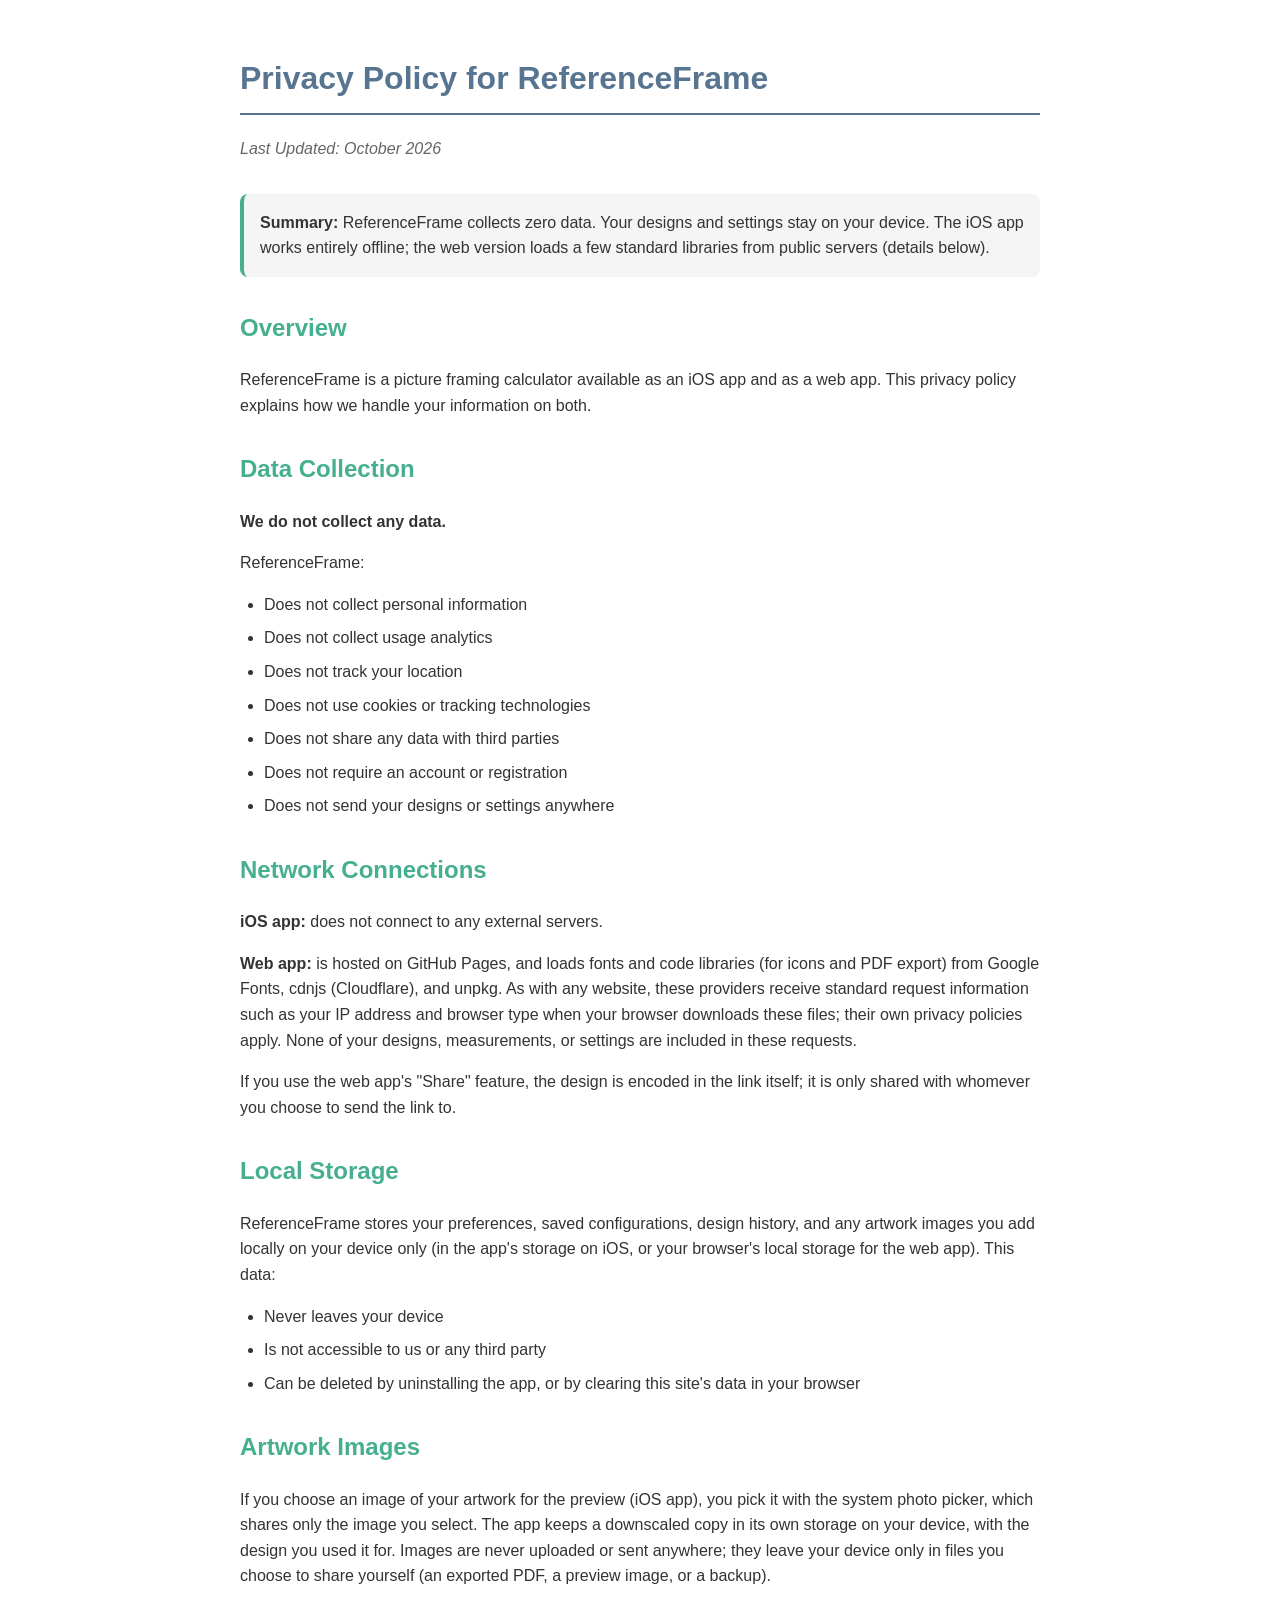
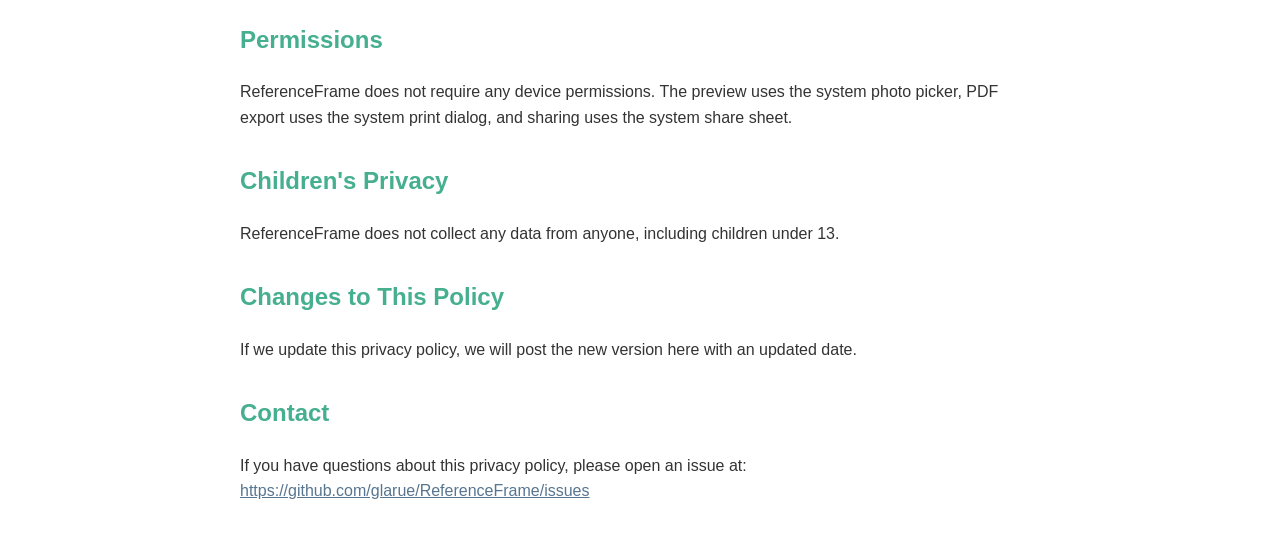
<file: platforms/web/privacy-policy.html>
<!DOCTYPE html>
<html lang="en">
<head>
    <meta charset="UTF-8">
    <meta name="viewport" content="width=device-width, initial-scale=1.0">
    <title>Privacy Policy - ReferenceFrame</title>
    <style>
        body {
            font-family: -apple-system, BlinkMacSystemFont, 'Segoe UI', Roboto, Oxygen, Ubuntu, sans-serif;
            line-height: 1.6;
            max-width: 800px;
            margin: 0 auto;
            padding: 2rem;
            color: #333;
        }
        h1 {
            color: #577590;
            border-bottom: 2px solid #577590;
            padding-bottom: 0.5rem;
        }
        h2 {
            color: #46af8f;
            margin-top: 2rem;
        }
        .summary {
            background: #f5f5f5;
            padding: 1rem;
            border-radius: 8px;
            border-left: 4px solid #46af8f;
            margin: 2rem 0;
        }
        ul {
            padding-left: 1.5rem;
        }
        li {
            margin: 0.5rem 0;
        }
        .updated {
            color: #666;
            font-style: italic;
        }
        a {
            color: #577590;
        }
    </style>
</head>
<body>
    <h1>Privacy Policy for ReferenceFrame</h1>
    <p class="updated">Last Updated: October 2026</p>

    <div class="summary">
        <strong>Summary:</strong> ReferenceFrame collects zero data. Your designs and settings stay on your device. The iOS app works entirely offline; the web version loads a few standard libraries from public servers (details below).
    </div>

    <h2>Overview</h2>
    <p>ReferenceFrame is a picture framing calculator available as an iOS app and as a web app. This privacy policy explains how we handle your information on both.</p>

    <h2>Data Collection</h2>
    <p><strong>We do not collect any data.</strong></p>
    <p>ReferenceFrame:</p>
    <ul>
        <li>Does not collect personal information</li>
        <li>Does not collect usage analytics</li>
        <li>Does not track your location</li>
        <li>Does not use cookies or tracking technologies</li>
        <li>Does not share any data with third parties</li>
        <li>Does not require an account or registration</li>
        <li>Does not send your designs or settings anywhere</li>
    </ul>

    <h2>Network Connections</h2>
    <p><strong>iOS app:</strong> does not connect to any external servers.</p>
    <p><strong>Web app:</strong> is hosted on GitHub Pages, and loads fonts and code libraries (for icons and PDF export) from Google Fonts, cdnjs (Cloudflare), and unpkg. As with any website, these providers receive standard request information such as your IP address and browser type when your browser downloads these files; their own privacy policies apply. None of your designs, measurements, or settings are included in these requests.</p>
    <p>If you use the web app's "Share" feature, the design is encoded in the link itself; it is only shared with whomever you choose to send the link to.</p>

    <h2>Local Storage</h2>
    <p>ReferenceFrame stores your preferences, saved configurations, design history, and any artwork images you add locally on your device only (in the app's storage on iOS, or your browser's local storage for the web app). This data:</p>
    <ul>
        <li>Never leaves your device</li>
        <li>Is not accessible to us or any third party</li>
        <li>Can be deleted by uninstalling the app, or by clearing this site's data in your browser</li>
    </ul>

    <h2>Artwork Images</h2>
    <p>If you choose an image of your artwork for the preview (iOS app), you pick it with the system photo picker, which shares only the image you select. The app keeps a downscaled copy in its own storage on your device, with the design you used it for. Images are never uploaded or sent anywhere; they leave your device only in files you choose to share yourself (an exported PDF, a preview image, or a backup).</p>

    <h2>Permissions</h2>
    <p>ReferenceFrame does not require any device permissions. The preview uses the system photo picker, PDF export uses the system print dialog, and sharing uses the system share sheet.</p>

    <h2>Children's Privacy</h2>
    <p>ReferenceFrame does not collect any data from anyone, including children under 13.</p>

    <h2>Changes to This Policy</h2>
    <p>If we update this privacy policy, we will post the new version here with an updated date.</p>

    <h2>Contact</h2>
    <p>If you have questions about this privacy policy, please open an issue at:<br>
    <a href="https://github.com/glarue/ReferenceFrame/issues">https://github.com/glarue/ReferenceFrame/issues</a></p>
</body>
</html>
</file>
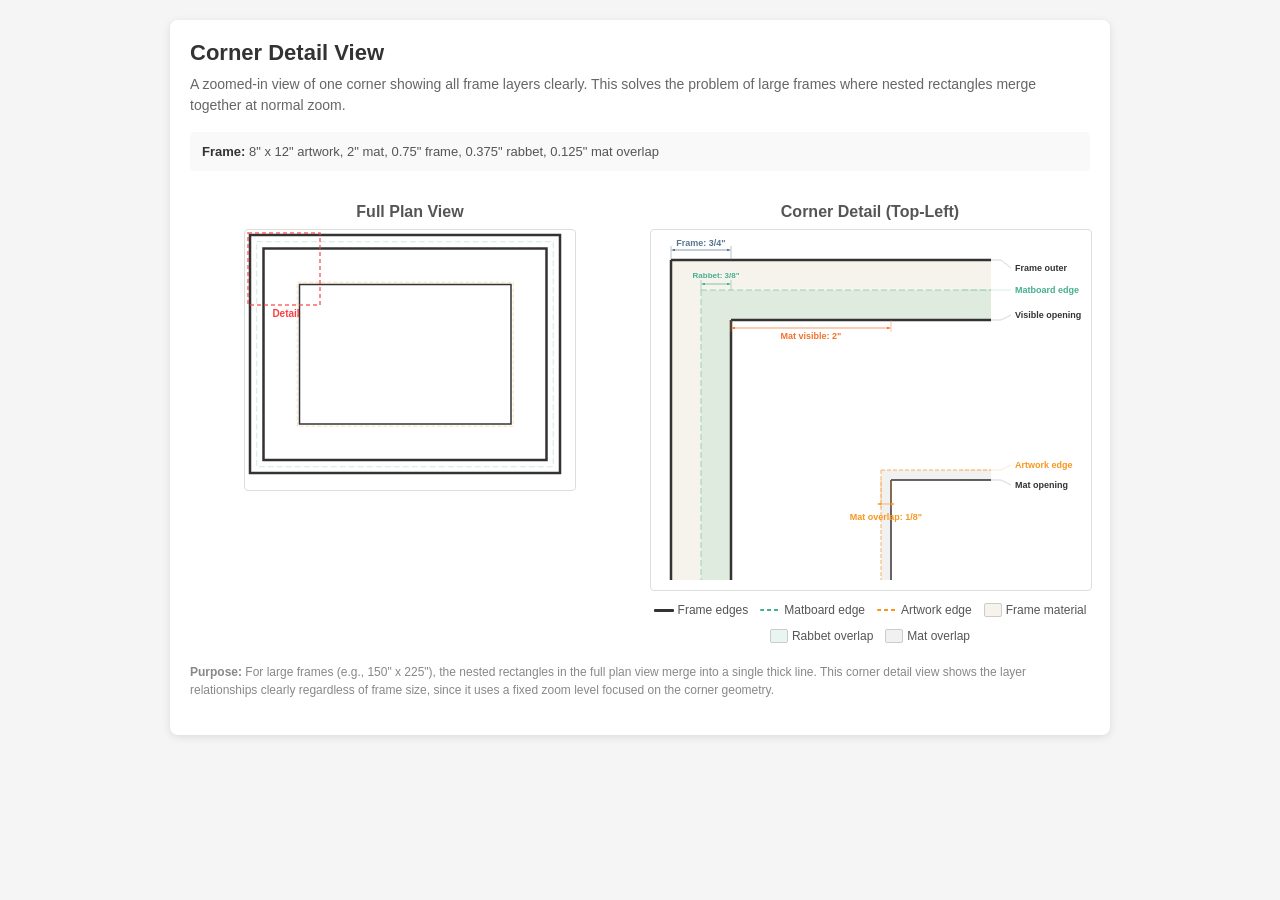
<file: docs/archive/mockups/corner-detail-example.html>
<!DOCTYPE html>
<!-- Archived 2026-09-23: design mockup for the corner-detail inset, which has shipped (core/src/visualization/plan_svg.rs). Not kept in sync with the app. -->
<html lang="en">
<head>
    <meta charset="UTF-8">
    <meta name="viewport" content="width=device-width, initial-scale=1.0">
    <title>Corner Detail View Example</title>
    <style>
        body {
            font-family: -apple-system, BlinkMacSystemFont, 'Segoe UI', Roboto, Helvetica, Arial, sans-serif;
            background: #f5f5f5;
            margin: 0;
            padding: 20px;
            display: flex;
            flex-direction: column;
            align-items: center;
        }
        .container {
            background: white;
            padding: 20px;
            border-radius: 8px;
            box-shadow: 0 2px 8px rgba(0,0,0,0.1);
            max-width: 900px;
            width: 100%;
        }
        h1 { color: #333; font-size: 22px; margin: 0 0 8px 0; }
        h2 { color: #555; font-size: 16px; margin: 16px 0 8px 0; }
        .info { color: #666; font-size: 14px; margin-bottom: 16px; line-height: 1.5; }
        .specs {
            background: #f9f9f9; padding: 12px; border-radius: 4px;
            font-size: 13px; color: #555; margin-bottom: 16px;
        }
        .specs strong { color: #333; }
        .diagram-row {
            display: flex;
            gap: 20px;
            align-items: flex-start;
            flex-wrap: wrap;
        }
        .diagram-panel {
            flex: 1;
            min-width: 320px;
        }
        .diagram-panel h2 { text-align: center; }
        svg { border: 1px solid #ddd; border-radius: 4px; background: #ffffff; display: block; margin: 0 auto; }
        .legend {
            display: flex; flex-wrap: wrap; gap: 12px; margin-top: 12px;
            justify-content: center; font-size: 12px; color: #555;
        }
        .legend-item {
            display: flex; align-items: center; gap: 4px;
        }
        .legend-swatch {
            width: 20px; height: 3px; border-radius: 1px;
        }
        .legend-swatch.dashed {
            background: repeating-linear-gradient(
                90deg, currentColor 0px, currentColor 4px, transparent 4px, transparent 7px
            );
            height: 2px;
        }
        .legend-zone {
            width: 16px; height: 12px; border-radius: 2px; border: 1px solid #ccc;
        }
    </style>
</head>
<body>
    <div class="container">
        <h1>Corner Detail View</h1>
        <div class="info">
            A zoomed-in view of one corner showing all frame layers clearly.
            This solves the problem of large frames where nested rectangles merge together at normal zoom.
        </div>

        <div class="specs">
            <strong>Frame:</strong> 8" x 12" artwork, 2" mat, 0.75" frame, 0.375" rabbet, 0.125" mat overlap
        </div>

        <div class="diagram-row">
            <!-- Full plan view (small, for context) -->
            <div class="diagram-panel">
                <h2>Full Plan View</h2>
                <!-- Scale: ~18 px/inch to fit in 320px width -->
                <!-- Outside: 17.25" x 13.25" → 310 x 238 px -->
                <svg viewBox="-5 -5 330 260" width="330" height="260" xmlns="http://www.w3.org/2000/svg">
                    <!-- Frame outer -->
                    <rect x="0" y="0" width="310" height="238"
                          stroke="#333" stroke-width="2.5" fill="none"/>
                    <!-- Frame inner (visible opening) -->
                    <rect x="13.5" y="13.5" width="283" height="211.5"
                          stroke="#333" stroke-width="2.5" fill="none"/>
                    <!-- Content area / matboard edge -->
                    <rect x="6.75" y="6.75" width="296.5" height="225"
                          stroke="#46af8f" stroke-width="0.5" stroke-dasharray="6,3"
                          fill="none" opacity="0.5"/>
                    <!-- Mat opening -->
                    <rect x="49.5" y="49.5" width="211.5" height="139.5"
                          stroke="#333" stroke-width="1.5" fill="none"/>
                    <!-- Artwork boundary -->
                    <rect x="47.25" y="47.25" width="216" height="144"
                          stroke="#f8961e" stroke-width="0.5" stroke-dasharray="4,2"
                          fill="none" opacity="0.6"/>

                    <!-- Corner detail indicator box -->
                    <rect x="-2" y="-2" width="72" height="72"
                          stroke="#f94144" stroke-width="1.5" fill="none"
                          stroke-dasharray="4,3" opacity="0.8"/>
                    <text x="36" y="82" font-family="sans-serif" font-size="10"
                          fill="#f94144" text-anchor="middle" font-weight="bold">Detail</text>
                </svg>
            </div>

            <!-- Corner detail (zoomed in) -->
            <div class="diagram-panel">
                <h2>Corner Detail (Top-Left)</h2>
                <!--
                    Scale: 80 px/inch (4x the full view)
                    Showing approx 4" x 4" of the top-left corner

                    Layers from outside to inside (at top-left corner):
                    - Frame outer:     x=0,    y=0       (0")
                    - Content area:    x=30,   y=30      (0.375" = rabbet width from outer - frame width + rabbet)
                    - Frame inner:     x=60,   y=60      (0.75" = frame material width)
                    - Mat opening:     x=220,  y=220     (2.75" = frame_width + mat_visible_width)
                    - Artwork:         x=210,  y=210     (2.625" = mat_opening - mat_overlap)

                    At 80px/inch:
                    - Frame outer:     (0, 0)
                    - Content area:    (30, 30)        [0.375" × 80]
                    - Frame inner:     (60, 60)        [0.75" × 80]
                    - Mat opening:     (220, 220)      [2.75" × 80]
                    - Artwork:         (210, 210)      [2.625" × 80]
                -->
                <svg viewBox="-20 -30 440 360" width="440" height="360" xmlns="http://www.w3.org/2000/svg">
                    <!-- Arrow markers (one pair per color for consistent styling) -->
                    <defs>
                        <!-- Blue Slate (frame dimensions) -->
                        <marker id="arr-blue-s" markerWidth="6" markerHeight="4"
                                refX="6" refY="2" orient="auto" markerUnits="strokeWidth">
                            <polygon points="0,2 6,0 6,4" fill="#577590"/>
                        </marker>
                        <marker id="arr-blue-e" markerWidth="6" markerHeight="4"
                                refX="0" refY="2" orient="auto" markerUnits="strokeWidth">
                            <polygon points="0,0 6,2 0,4" fill="#577590"/>
                        </marker>
                        <!-- Seaweed (rabbet) -->
                        <marker id="arr-teal-s" markerWidth="6" markerHeight="4"
                                refX="6" refY="2" orient="auto" markerUnits="strokeWidth">
                            <polygon points="0,2 6,0 6,4" fill="#46af8f"/>
                        </marker>
                        <marker id="arr-teal-e" markerWidth="6" markerHeight="4"
                                refX="0" refY="2" orient="auto" markerUnits="strokeWidth">
                            <polygon points="0,0 6,2 0,4" fill="#46af8f"/>
                        </marker>
                        <!-- Atomic Tangerine (mat dimensions) -->
                        <marker id="arr-mat-s" markerWidth="6" markerHeight="4"
                                refX="6" refY="2" orient="auto" markerUnits="strokeWidth">
                            <polygon points="0,2 6,0 6,4" fill="#f3722c"/>
                        </marker>
                        <marker id="arr-mat-e" markerWidth="6" markerHeight="4"
                                refX="0" refY="2" orient="auto" markerUnits="strokeWidth">
                            <polygon points="0,0 6,2 0,4" fill="#f3722c"/>
                        </marker>
                        <!-- Carrot Orange (artwork/overlap) -->
                        <marker id="arr-art-s" markerWidth="6" markerHeight="4"
                                refX="6" refY="2" orient="auto" markerUnits="strokeWidth">
                            <polygon points="0,2 6,0 6,4" fill="#f8961e"/>
                        </marker>
                        <marker id="arr-art-e" markerWidth="6" markerHeight="4"
                                refX="0" refY="2" orient="auto" markerUnits="strokeWidth">
                            <polygon points="0,0 6,2 0,4" fill="#f8961e"/>
                        </marker>
                    </defs>

                    <!-- ZONES (filled areas showing overlaps) -->

                    <!-- Frame material zone (between outer and inner) -->
                    <path d="M0,0 h320 v320 h-320 Z M60,60 v260 h260 v-260 Z"
                          fill="#8B6914" fill-opacity="0.08" fill-rule="evenodd"/>

                    <!-- Rabbet overlap zone (between frame inner and content area) -->
                    <path d="M30,30 h290 v290 h-290 Z M60,60 v260 h260 v-260 Z"
                          fill="#46af8f" fill-opacity="0.12" fill-rule="evenodd"/>

                    <!-- Mat/artwork overlap zone (between artwork and mat opening) -->
                    <path d="M210,210 h110 v110 h-110 Z M220,220 v100 h100 v-100 Z"
                          fill="#888888" fill-opacity="0.12" fill-rule="evenodd"/>

                    <!-- LINES -->

                    <!-- Frame outer (thickest) -->
                    <line x1="0" y1="0" x2="320" y2="0" stroke="#333" stroke-width="2.5"/>
                    <line x1="0" y1="0" x2="0" y2="320" stroke="#333" stroke-width="2.5"/>

                    <!-- Content area / matboard edge (dashed, teal) -->
                    <line x1="30" y1="30" x2="320" y2="30"
                          stroke="#46af8f" stroke-width="0.8" stroke-dasharray="6,3" opacity="0.6"/>
                    <line x1="30" y1="30" x2="30" y2="320"
                          stroke="#46af8f" stroke-width="0.8" stroke-dasharray="6,3" opacity="0.6"/>

                    <!-- Frame inner / visible opening (thick, same as outer) -->
                    <line x1="60" y1="60" x2="320" y2="60" stroke="#333" stroke-width="2.5"/>
                    <line x1="60" y1="60" x2="60" y2="320" stroke="#333" stroke-width="2.5"/>

                    <!-- Artwork boundary (dashed, orange) -->
                    <line x1="210" y1="210" x2="320" y2="210"
                          stroke="#f8961e" stroke-width="1.0" stroke-dasharray="4,2" opacity="0.7"/>
                    <line x1="210" y1="210" x2="210" y2="320"
                          stroke="#f8961e" stroke-width="1.0" stroke-dasharray="4,2" opacity="0.7"/>

                    <!-- Mat opening (medium weight) -->
                    <line x1="220" y1="220" x2="320" y2="220" stroke="#333" stroke-width="1.5"/>
                    <line x1="220" y1="220" x2="220" y2="320" stroke="#333" stroke-width="1.5"/>

                    <!-- DIMENSION ANNOTATIONS (all with consistent extension lines + arrowheads) -->

                    <!-- Frame material width: 0.75" (between outer and inner) -->
                    <line x1="0" y1="0" x2="0" y2="-14" stroke="#577590" stroke-width="0.6" opacity="0.7"/>
                    <line x1="60" y1="0" x2="60" y2="-14" stroke="#577590" stroke-width="0.6" opacity="0.7"/>
                    <line x1="4" y1="-10" x2="56" y2="-10" stroke="#577590" stroke-width="0.7"
                          marker-start="url(#arr-blue-s)" marker-end="url(#arr-blue-e)"/>
                    <text x="30" y="-14" font-family="sans-serif" font-size="9"
                          fill="#577590" text-anchor="middle" font-weight="bold">Frame: 3/4"</text>

                    <!-- Rabbet width: 0.375" (between content area and frame inner) -->
                    <line x1="30" y1="30" x2="30" y2="20" stroke="#46af8f" stroke-width="0.6" opacity="0.7"/>
                    <line x1="60" y1="30" x2="60" y2="20" stroke="#46af8f" stroke-width="0.6" opacity="0.7"/>
                    <line x1="34" y1="24" x2="56" y2="24" stroke="#46af8f" stroke-width="0.7"
                          marker-start="url(#arr-teal-s)" marker-end="url(#arr-teal-e)"/>
                    <text x="45" y="18" font-family="sans-serif" font-size="8"
                          fill="#46af8f" text-anchor="middle" font-weight="bold">Rabbet: 3/8"</text>

                    <!-- Mat visible width: 2" (between frame inner and mat opening) -->
                    <line x1="60" y1="60" x2="60" y2="72" stroke="#f3722c" stroke-width="0.6" opacity="0.7"/>
                    <line x1="220" y1="60" x2="220" y2="72" stroke="#f3722c" stroke-width="0.6" opacity="0.7"/>
                    <line x1="64" y1="68" x2="216" y2="68" stroke="#f3722c" stroke-width="0.7"
                          marker-start="url(#arr-mat-s)" marker-end="url(#arr-mat-e)"/>
                    <text x="140" y="79" font-family="sans-serif" font-size="9"
                          fill="#f3722c" text-anchor="middle" font-weight="bold">Mat visible: 2"</text>

                    <!-- Mat overlap: 0.125" (between artwork and mat opening) -->
                    <line x1="210" y1="220" x2="210" y2="248" stroke="#f8961e" stroke-width="0.6" opacity="0.7"/>
                    <line x1="220" y1="220" x2="220" y2="248" stroke="#f8961e" stroke-width="0.6" opacity="0.7"/>
                    <line x1="210" y1="244" x2="220" y2="244" stroke="#f8961e" stroke-width="0.7"
                          marker-start="url(#arr-art-s)" marker-end="url(#arr-art-e)"/>
                    <text x="215" y="260" font-family="sans-serif" font-size="9"
                          fill="#f8961e" text-anchor="middle" font-weight="bold">Mat overlap: 1/8"</text>

                    <!-- Layer labels (right side, with leader lines) -->
                    <g font-family="sans-serif" font-size="9">
                        <!-- Frame outer label -->
                        <line x1="290" y1="0" x2="330" y2="0" stroke="#333" stroke-width="0.5" opacity="0.4"/>
                        <line x1="330" y1="0" x2="340" y2="8" stroke="#333" stroke-width="0.5" opacity="0.4"/>
                        <text x="344" y="11" fill="#333" font-weight="bold">Frame outer</text>

                        <!-- Content area label -->
                        <line x1="290" y1="30" x2="330" y2="30" stroke="#46af8f" stroke-width="0.5" opacity="0.4"/>
                        <line x1="330" y1="30" x2="340" y2="30" stroke="#46af8f" stroke-width="0.5" opacity="0.4"/>
                        <text x="344" y="33" fill="#46af8f" font-weight="bold">Matboard edge</text>

                        <!-- Frame inner label -->
                        <line x1="290" y1="60" x2="330" y2="60" stroke="#333" stroke-width="0.5" opacity="0.4"/>
                        <line x1="330" y1="60" x2="340" y2="55" stroke="#333" stroke-width="0.5" opacity="0.4"/>
                        <text x="344" y="58" fill="#333" font-weight="bold">Visible opening</text>

                        <!-- Artwork label -->
                        <line x1="290" y1="210" x2="330" y2="210" stroke="#f8961e" stroke-width="0.5" opacity="0.4"/>
                        <line x1="330" y1="210" x2="340" y2="205" stroke="#f8961e" stroke-width="0.5" opacity="0.4"/>
                        <text x="344" y="208" fill="#f8961e" font-weight="bold">Artwork edge</text>

                        <!-- Mat opening label -->
                        <line x1="290" y1="220" x2="330" y2="220" stroke="#333" stroke-width="0.5" opacity="0.4"/>
                        <line x1="330" y1="220" x2="340" y2="225" stroke="#333" stroke-width="0.5" opacity="0.4"/>
                        <text x="344" y="228" fill="#333" font-weight="bold">Mat opening</text>
                    </g>
                </svg>

                <div class="legend">
                    <div class="legend-item">
                        <div class="legend-swatch" style="background: #333; height: 3px;"></div>
                        <span>Frame edges</span>
                    </div>
                    <div class="legend-item">
                        <div class="legend-swatch dashed" style="color: #46af8f;"></div>
                        <span>Matboard edge</span>
                    </div>
                    <div class="legend-item">
                        <div class="legend-swatch dashed" style="color: #f8961e;"></div>
                        <span>Artwork edge</span>
                    </div>
                    <div class="legend-item">
                        <div class="legend-zone" style="background: rgba(139,105,20,0.08);"></div>
                        <span>Frame material</span>
                    </div>
                    <div class="legend-item">
                        <div class="legend-zone" style="background: rgba(70,175,143,0.12);"></div>
                        <span>Rabbet overlap</span>
                    </div>
                    <div class="legend-item">
                        <div class="legend-zone" style="background: rgba(136,136,136,0.12);"></div>
                        <span>Mat overlap</span>
                    </div>
                </div>
            </div>
        </div>

        <div class="info" style="margin-top: 20px; font-size: 12px; color: #888;">
            <strong>Purpose:</strong> For large frames (e.g., 150" x 225"), the nested rectangles in the full plan view
            merge into a single thick line. This corner detail view shows the layer relationships clearly regardless
            of frame size, since it uses a fixed zoom level focused on the corner geometry.
        </div>
    </div>
</body>
</html>
</file>
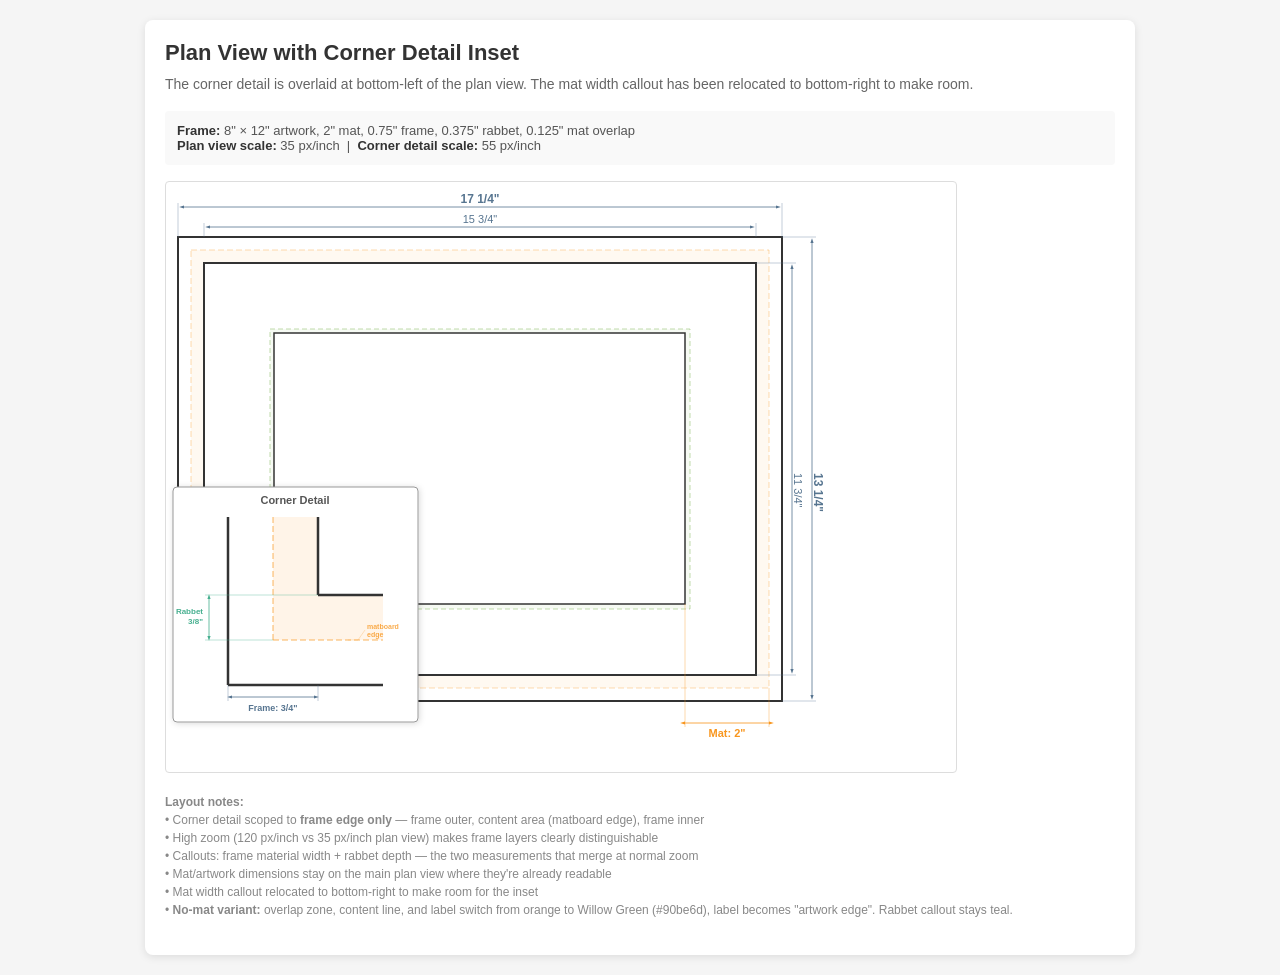
<file: docs/archive/mockups/corner-detail-integrated-mockup.html>
<!DOCTYPE html>
<!-- Archived 2026-09-23: design mockup for the corner-detail inset, which has shipped (core/src/visualization/plan_svg.rs). Not kept in sync with the app. -->
<html lang="en">
<head>
    <meta charset="UTF-8">
    <meta name="viewport" content="width=device-width, initial-scale=1.0">
    <title>Plan View with Corner Detail Inset</title>
    <style>
        body {
            font-family: -apple-system, BlinkMacSystemFont, 'Segoe UI', Roboto, Helvetica, Arial, sans-serif;
            background: #f5f5f5;
            margin: 0;
            padding: 20px;
            display: flex;
            flex-direction: column;
            align-items: center;
        }
        .container {
            background: white;
            padding: 20px;
            border-radius: 8px;
            box-shadow: 0 2px 8px rgba(0,0,0,0.1);
            max-width: 950px;
            width: 100%;
        }
        h1 { color: #333; font-size: 22px; margin: 0 0 8px 0; }
        .info { color: #666; font-size: 14px; margin-bottom: 16px; line-height: 1.5; }
        .specs {
            background: #f9f9f9; padding: 12px; border-radius: 4px;
            font-size: 13px; color: #555; margin-bottom: 16px;
        }
        .specs strong { color: #333; }
        svg { border: 1px solid #ddd; border-radius: 4px; background: #ffffff; }
    </style>
</head>
<body>
    <div class="container">
        <h1>Plan View with Corner Detail Inset</h1>
        <div class="info">
            The corner detail is overlaid at bottom-left of the plan view. The mat width callout
            has been relocated to bottom-right to make room.
        </div>

        <div class="specs">
            <strong>Frame:</strong> 8" × 12" artwork, 2" mat, 0.75" frame, 0.375" rabbet, 0.125" mat overlap<br>
            <strong>Plan view scale:</strong> 35 px/inch &nbsp;|&nbsp;
            <strong>Corner detail scale:</strong> 55 px/inch
        </div>

        <!--
            Plan view at 35 px/inch:
              Frame outer:   604 × 464  at (0, 0)
              Content area:  578 × 438  at (13, 13)   [0.375" rabbet inset]
              Frame inner:   552 × 412  at (26, 26)   [0.75" frame width inset]
              Artwork:       420 × 280  at (92, 92)    [2.625" inset]
              Mat opening:   411 × 271  at (96, 96)    [2.75" inset]

            ViewBox includes space for callouts:
              Top: ~55px for two dimension rows + labels
              Right: ~120px for two dimension rows + labels
              Bottom: ~45px for mat callout (now at right side)
        -->
        <svg viewBox="-12 -55 790 590" width="790" height="590" xmlns="http://www.w3.org/2000/svg">
            <defs>
                <!-- Blue Slate arrows -->
                <marker id="arr-blue-s" markerWidth="6" markerHeight="4"
                        refX="6" refY="2" orient="auto" markerUnits="strokeWidth">
                    <polygon points="0,2 6,0 6,4" fill="#577590"/>
                </marker>
                <marker id="arr-blue-e" markerWidth="6" markerHeight="4"
                        refX="0" refY="2" orient="auto" markerUnits="strokeWidth">
                    <polygon points="0,0 6,2 0,4" fill="#577590"/>
                </marker>
                <!-- Seaweed arrows -->
                <marker id="arr-teal-s" markerWidth="6" markerHeight="4"
                        refX="6" refY="2" orient="auto" markerUnits="strokeWidth">
                    <polygon points="0,2 6,0 6,4" fill="#46af8f"/>
                </marker>
                <marker id="arr-teal-e" markerWidth="6" markerHeight="4"
                        refX="0" refY="2" orient="auto" markerUnits="strokeWidth">
                    <polygon points="0,0 6,2 0,4" fill="#46af8f"/>
                </marker>
                <!-- Carrot Orange arrows (mat cut) -->
                <marker id="arr-orange-s" markerWidth="6" markerHeight="4"
                        refX="6" refY="2" orient="auto" markerUnits="strokeWidth">
                    <polygon points="0,2 6,0 6,4" fill="#f8961e"/>
                </marker>
                <marker id="arr-orange-e" markerWidth="6" markerHeight="4"
                        refX="0" refY="2" orient="auto" markerUnits="strokeWidth">
                    <polygon points="0,0 6,2 0,4" fill="#f8961e"/>
                </marker>
                <!-- Atomic Tangerine arrows (mat visible in detail) -->
                <marker id="arr-mat-s" markerWidth="6" markerHeight="4"
                        refX="6" refY="2" orient="auto" markerUnits="strokeWidth">
                    <polygon points="0,2 6,0 6,4" fill="#f3722c"/>
                </marker>
                <marker id="arr-mat-e" markerWidth="6" markerHeight="4"
                        refX="0" refY="2" orient="auto" markerUnits="strokeWidth">
                    <polygon points="0,0 6,2 0,4" fill="#f3722c"/>
                </marker>
            </defs>

            <!-- ==================== PLAN VIEW GEOMETRY ==================== -->
            <g id="plan-geometry">
                <!-- Rabbet overlap zone (between content area and frame inner) -->
                <path d="M13,13 h578 v438 h-578 Z M26,26 v412 h552 v-412 Z"
                      fill="#f8961e" fill-opacity="0.06" fill-rule="evenodd"/>

                <!-- Mat/artwork overlap zone -->
                <path d="M92,92 h420 v280 h-420 Z M96,96 v271 h411 v-271 Z"
                      fill="#90be6d" fill-opacity="0.08" fill-rule="evenodd"/>

                <!-- Frame outer -->
                <rect x="0" y="0" width="604" height="464"
                      stroke="#333" stroke-width="2" fill="none"/>

                <!-- Content area / matboard edge (dashed orange) -->
                <rect x="13" y="13" width="578" height="438"
                      stroke="#f8961e" stroke-width="0.7" stroke-dasharray="6,3"
                      fill="none" opacity="0.5"/>

                <!-- Frame inner / visible opening -->
                <rect x="26" y="26" width="552" height="412"
                      stroke="#333" stroke-width="2" fill="none"/>

                <!-- Artwork boundary (dashed green) -->
                <rect x="92" y="92" width="420" height="280"
                      stroke="#90be6d" stroke-width="0.8" stroke-dasharray="5,3"
                      fill="none" opacity="0.7"/>

                <!-- Mat opening -->
                <rect x="96" y="96" width="411" height="271"
                      stroke="#333" stroke-width="1.5" fill="none"/>
            </g>

            <!-- ==================== DIMENSION CALLOUTS ==================== -->
            <g id="dimensions" font-family="sans-serif">

                <!-- TOP: Outside width -->
                <line x1="0" y1="0" x2="0" y2="-34" stroke="#577590" stroke-width="0.6" opacity="0.6"/>
                <line x1="604" y1="0" x2="604" y2="-34" stroke="#577590" stroke-width="0.6" opacity="0.6"/>
                <line x1="6" y1="-30" x2="598" y2="-30" stroke="#577590" stroke-width="0.8"
                      marker-start="url(#arr-blue-s)" marker-end="url(#arr-blue-e)"/>
                <text x="302" y="-34" font-size="12" fill="#577590" text-anchor="middle"
                      font-weight="bold">17 1/4"</text>

                <!-- TOP: Inside width -->
                <line x1="26" y1="0" x2="26" y2="-14" stroke="#577590" stroke-width="0.6" opacity="0.6"/>
                <line x1="578" y1="0" x2="578" y2="-14" stroke="#577590" stroke-width="0.6" opacity="0.6"/>
                <line x1="32" y1="-10" x2="572" y2="-10" stroke="#577590" stroke-width="0.8"
                      marker-start="url(#arr-blue-s)" marker-end="url(#arr-blue-e)"/>
                <text x="302" y="-14" font-size="11" fill="#577590" text-anchor="middle">15 3/4"</text>

                <!-- RIGHT: Outside height -->
                <line x1="604" y1="0" x2="638" y2="0" stroke="#577590" stroke-width="0.6" opacity="0.6"/>
                <line x1="604" y1="464" x2="638" y2="464" stroke="#577590" stroke-width="0.6" opacity="0.6"/>
                <line x1="634" y1="6" x2="634" y2="458" stroke="#577590" stroke-width="0.8"
                      marker-start="url(#arr-blue-s)" marker-end="url(#arr-blue-e)"/>
                <text x="640" y="236" font-size="12" fill="#577590"
                      font-weight="bold" writing-mode="tb">13 1/4"</text>

                <!-- RIGHT: Inside height -->
                <line x1="578" y1="26" x2="618" y2="26" stroke="#577590" stroke-width="0.6" opacity="0.6"/>
                <line x1="578" y1="438" x2="618" y2="438" stroke="#577590" stroke-width="0.6" opacity="0.6"/>
                <line x1="614" y1="32" x2="614" y2="432" stroke="#577590" stroke-width="0.8"
                      marker-start="url(#arr-blue-s)" marker-end="url(#arr-blue-e)"/>
                <text x="620" y="236" font-size="11" fill="#577590"
                      writing-mode="tb">11 3/4"</text>

                <!-- BOTTOM-RIGHT: Mat cut width (RELOCATED from bottom-left) -->
                <!-- Extension lines from content area right edge and mat opening right edge -->
                <line x1="507" y1="367" x2="507" y2="490" stroke="#f8961e" stroke-width="0.6" opacity="0.6"/>
                <line x1="591" y1="451" x2="591" y2="490" stroke="#f8961e" stroke-width="0.6" opacity="0.6"/>
                <line x1="507" y1="486" x2="591" y2="486" stroke="#f8961e" stroke-width="0.8"
                      marker-start="url(#arr-orange-s)" marker-end="url(#arr-orange-e)"/>
                <text x="549" y="500" font-size="11" fill="#f8961e" text-anchor="middle"
                      font-weight="bold">Mat: 2"</text>
            </g>

            <!-- ==================== CORNER DETAIL INDICATOR ==================== -->
            <!-- Dashed red box on plan view showing which corner is detailed -->
            <rect x="-2" y="416" width="52" height="52"
                  stroke="#f94144" stroke-width="1.5" fill="none"
                  stroke-dasharray="4,3" opacity="0.7"/>

            <!-- ==================== CORNER DETAIL INSET ==================== -->
            <!--
                Positioned at bottom-left of plan view.
                Shows bottom-left corner at 55 px/inch.

                Bottom-left corner layers (distance from outside corner):
                  Frame outer:   0"      = 0px
                  Content area:  0.375"  = 21px
                  Frame inner:   0.75"   = 41px
                  Artwork:       2.625"  = 144px
                  Mat opening:   2.75"   = 151px

                Local coordinate system: origin at top-left of inset box.
                Corner is at bottom-left of content area.
                Lines go RIGHT along bottom edge, UP along left edge.
            -->
            <!--
                CORNER DETAIL INSET
                Scoped to frame edge construction only: outer, content area, inner.
                This avoids zoom-level problems with large mats — mat/artwork dims
                stay on the main plan view where they're already clear.

                At 120 px/inch, corner origin at (55, 198):
                  Frame outer:   0"      = 0px   → (55, 198)
                  Content area:  0.375"  = 45px  → (100, 153)
                  Frame inner:   0.75"   = 90px  → (145, 108)

                Color logic driven by what sits in the rabbet:
                  WITH mat:    overlap zone + content line + label = orange (#f8961e), "matboard edge"
                  WITHOUT mat: overlap zone + content line + label = green (#90be6d), "artwork edge"
                Rabbet callout stays teal in both cases (frame construction dim).
            -->
            <g id="corner-detail" transform="translate(-5, 250)">
                <!-- Background -->
                <rect x="0" y="0" width="245" height="235"
                      fill="white" stroke="#999" stroke-width="1" rx="4"
                      filter="url(#shadow)"/>

                <!-- Title -->
                <text x="122" y="17" font-family="sans-serif" font-size="11"
                      fill="#555" text-anchor="middle" font-weight="bold">Corner Detail</text>

                <!-- Clip to keep geometry inside the box -->
                <clipPath id="detail-clip">
                    <rect x="-5" y="22" width="248" height="208"/>
                </clipPath>

                <g clip-path="url(#detail-clip)">
                    <!--
                        Corner origin (outside corner) at (55, 198).
                        Lines go RIGHT along bottom edge, UP along left edge.
                        Geometry extends ~0.5" past frame inner for context.
                        At 120px/inch: 0.5" = 60px beyond inner.
                    -->

                    <!-- ZONES (shaded areas) -->

                    <!-- Matboard overlap zone: mat sitting in rabbet (orange, matches main diagram) -->
                    <rect x="100" y="30" width="45" height="123" fill="#f8961e" fill-opacity="0.10"/>
                    <rect x="145" y="108" width="65" height="45" fill="#f8961e" fill-opacity="0.10"/>

                    <!-- LAYER LINES (L-shapes at bottom-left corner) -->

                    <!-- Frame outer -->
                    <line x1="55" y1="198" x2="210" y2="198" stroke="#333" stroke-width="2.5"/>
                    <line x1="55" y1="198" x2="55" y2="30" stroke="#333" stroke-width="2.5"/>

                    <!-- Content area / matboard edge (dashed orange, matches main diagram) -->
                    <line x1="100" y1="153" x2="210" y2="153" stroke="#f8961e" stroke-width="1" stroke-dasharray="6,3" opacity="0.7"/>
                    <line x1="100" y1="153" x2="100" y2="30" stroke="#f8961e" stroke-width="1" stroke-dasharray="6,3" opacity="0.7"/>

                    <!-- Frame inner -->
                    <line x1="145" y1="108" x2="210" y2="108" stroke="#333" stroke-width="2.5"/>
                    <line x1="145" y1="108" x2="145" y2="30" stroke="#333" stroke-width="2.5"/>

                    <!-- ============ DIMENSION CALLOUTS ============ -->

                    <!-- 1. Frame width: 3/4" (between outer and inner, below corner) -->
                    <line x1="55" y1="198" x2="55" y2="214" stroke="#577590" stroke-width="0.6" opacity="0.6"/>
                    <line x1="145" y1="198" x2="145" y2="214" stroke="#577590" stroke-width="0.6" opacity="0.6"/>
                    <line x1="59" y1="210" x2="141" y2="210" stroke="#577590" stroke-width="0.8"
                          marker-start="url(#arr-blue-s)" marker-end="url(#arr-blue-e)"/>
                    <text x="100" y="224" font-family="sans-serif" font-size="9"
                          fill="#577590" text-anchor="middle" font-weight="bold">Frame: 3/4"</text>

                    <!-- 2. Rabbet: 3/8" (between content area and inner, left side vertical) -->
                    <!-- Extension lines going left from horizontal geometry lines -->
                    <line x1="100" y1="153" x2="32" y2="153" stroke="#46af8f" stroke-width="0.6" opacity="0.6"/>
                    <line x1="145" y1="108" x2="32" y2="108" stroke="#46af8f" stroke-width="0.6" opacity="0.6"/>
                    <!-- Vertical dimension line -->
                    <line x1="36" y1="149" x2="36" y2="112" stroke="#46af8f" stroke-width="0.8"
                          marker-start="url(#arr-teal-s)" marker-end="url(#arr-teal-e)"/>
                    <!-- Label -->
                    <text x="30" y="127" font-family="sans-serif" font-size="8"
                          fill="#46af8f" text-anchor="end" font-weight="bold">Rabbet</text>
                    <text x="30" y="137" font-family="sans-serif" font-size="8"
                          fill="#46af8f" text-anchor="end" font-weight="bold">3/8"</text>

                    <!-- Content area label (dogleg to right, orange to match main diagram) -->
                    <line x1="175" y1="153" x2="185" y2="153" stroke="#f8961e" stroke-width="0.5" opacity="0.5"/>
                    <line x1="185" y1="153" x2="192" y2="143" stroke="#f8961e" stroke-width="0.5" opacity="0.5"/>
                    <text x="194" y="142" font-family="sans-serif" font-size="7"
                          fill="#f8961e" font-weight="bold" opacity="0.8">matboard</text>
                    <text x="194" y="150" font-family="sans-serif" font-size="7"
                          fill="#f8961e" font-weight="bold" opacity="0.8">edge</text>
                </g>
            </g>

            <!-- Shadow filter for inset box -->
            <defs>
                <filter id="shadow" x="-5%" y="-5%" width="115%" height="115%">
                    <feDropShadow dx="1" dy="1" stdDeviation="3" flood-opacity="0.15"/>
                </filter>
            </defs>
        </svg>

        <div class="info" style="margin-top: 16px; font-size: 12px; color: #888;">
            <strong>Layout notes:</strong><br>
            • Corner detail scoped to <strong>frame edge only</strong> — frame outer, content area (matboard edge), frame inner<br>
            • High zoom (120 px/inch vs 35 px/inch plan view) makes frame layers clearly distinguishable<br>
            • Callouts: frame material width + rabbet depth — the two measurements that merge at normal zoom<br>
            • Mat/artwork dimensions stay on the main plan view where they're already readable<br>
            • Mat width callout relocated to bottom-right to make room for the inset<br>
            • <strong>No-mat variant:</strong> overlap zone, content line, and label switch from orange to Willow Green (#90be6d), label becomes "artwork edge". Rabbet callout stays teal.
        </div>
    </div>
</body>
</html>
</file>
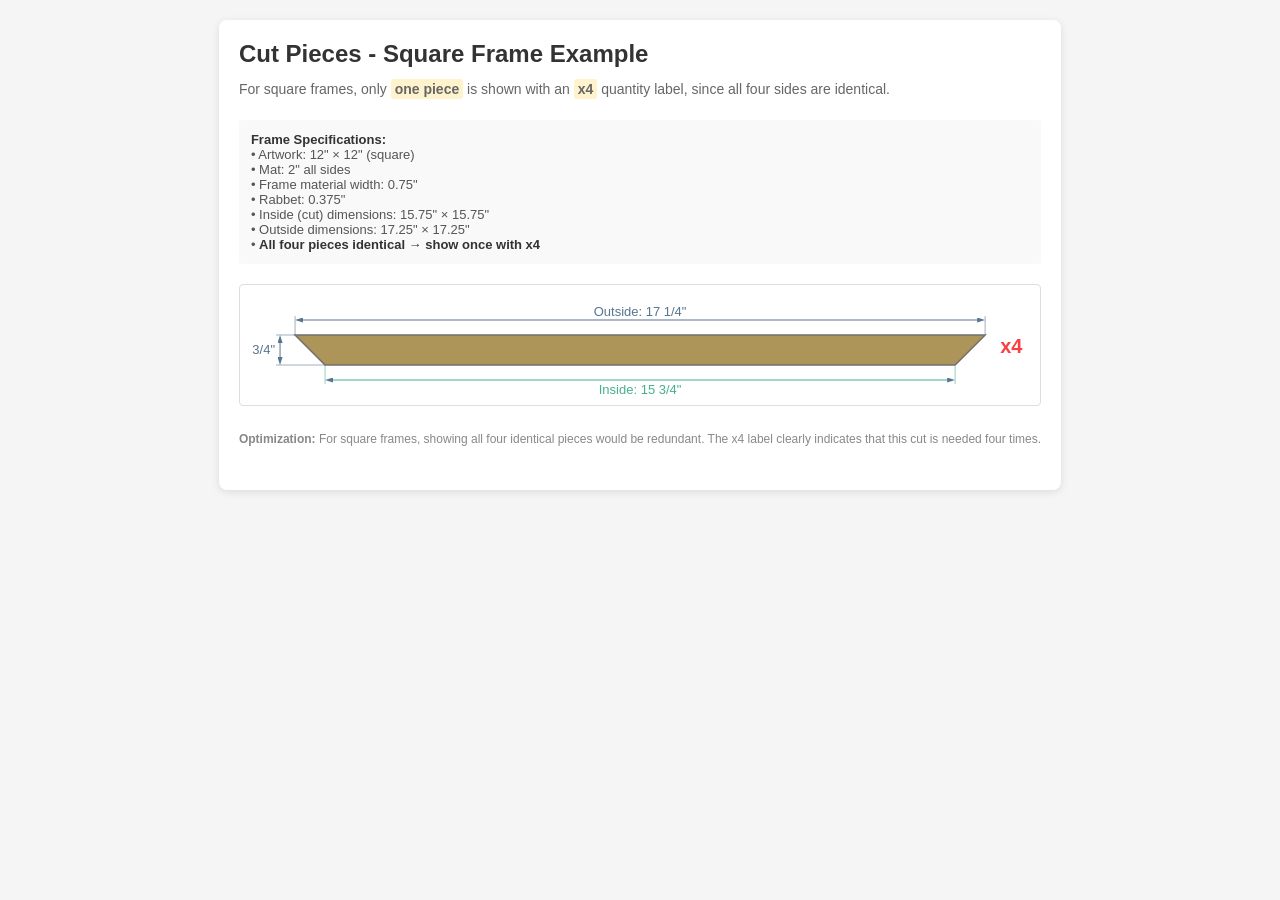
<file: docs/plans/mockups/cut-pieces-example-square.html>
<!DOCTYPE html>
<!-- Status 2026-09-23: illustrative mockup for the parked cut-pieces view (docs/plans/cut-pieces-view-spec.md). Not kept in sync with the app. -->
<html lang="en">
<head>
    <meta charset="UTF-8">
    <meta name="viewport" content="width=device-width, initial-scale=1.0">
    <title>Cut Pieces - Square Frame Example</title>
    <style>
        body {
            font-family: -apple-system, BlinkMacSystemFont, 'Segoe UI', Roboto, Helvetica, Arial, sans-serif;
            background: #f5f5f5;
            margin: 0;
            padding: 20px;
            display: flex;
            flex-direction: column;
            align-items: center;
        }
        .container {
            background: white;
            padding: 20px;
            border-radius: 8px;
            box-shadow: 0 2px 8px rgba(0,0,0,0.1);
            max-width: 900px;
        }
        h1 {
            color: #333;
            font-size: 24px;
            margin: 0 0 10px 0;
        }
        .info {
            color: #666;
            font-size: 14px;
            margin-bottom: 20px;
            line-height: 1.6;
        }
        .specs {
            background: #f9f9f9;
            padding: 12px;
            border-radius: 4px;
            font-size: 13px;
            color: #555;
            margin-bottom: 20px;
        }
        .specs strong {
            color: #333;
        }
        .highlight {
            background: #fff3cd;
            padding: 2px 4px;
            border-radius: 3px;
            font-weight: bold;
        }
        svg {
            border: 1px solid #ddd;
            border-radius: 4px;
            background: #ffffff;
        }
    </style>
</head>
<body>
    <div class="container">
        <h1>Cut Pieces - Square Frame Example</h1>
        <div class="info">
            For square frames, only <span class="highlight">one piece</span> is shown with an <span class="highlight">x4</span> quantity label,
            since all four sides are identical.
        </div>

        <div class="specs">
            <strong>Frame Specifications:</strong><br>
            • Artwork: 12" × 12" (square)<br>
            • Mat: 2" all sides<br>
            • Frame material width: 0.75"<br>
            • Rabbet: 0.375"<br>
            • Inside (cut) dimensions: 15.75" × 15.75"<br>
            • Outside dimensions: 17.25" × 17.25"<br>
            • <strong>All four pieces identical → show once with x4</strong>
        </div>

        <svg viewBox="0 0 800 120" xmlns="http://www.w3.org/2000/svg">
            <defs>
                <marker id="arrow-start" markerWidth="8" markerHeight="5"
                        refX="8" refY="2.5" orient="auto" markerUnits="strokeWidth">
                    <polygon points="0,2.5 8,0 8,5" fill="#577590"/>
                </marker>
                <marker id="arrow-end" markerWidth="8" markerHeight="5"
                        refX="0" refY="2.5" orient="auto" markerUnits="strokeWidth">
                    <polygon points="0,0 8,2.5 0,5" fill="#577590"/>
                </marker>
            </defs>

            <!-- SINGLE PIECE (all sides identical for square frame) -->
            <g id="piece">
                <!-- Outside: 17.25" × 40 = 690px -->
                <!-- Inside: 15.75" × 40 = 630px -->
                <!-- Width: 0.75" × 40 = 30px -->
                <polygon points="55,50 745,50 715,80 85,80"
                         fill="#8B6914"
                         stroke="#333333"
                         stroke-width="1.5"
                         opacity="0.7"/>

                <!-- Quantity badge - LARGER for x4 emphasis -->
                <text x="760" y="68"
                      font-family="sans-serif"
                      font-size="20"
                      fill="#f94144"
                      font-weight="bold">x4</text>

                <!-- Outside dimension -->
                <!-- Extension lines (overshoot 4px beyond dimension line) -->
                <line x1="55" y1="50" x2="55" y2="31"
                      stroke="#577590" stroke-width="0.8" opacity="0.7"/>
                <line x1="745" y1="50" x2="745" y2="31"
                      stroke="#577590" stroke-width="0.8" opacity="0.7"/>
                <!-- Dimension line with arrows (endpoints adjusted so arrow tips align with extension lines) -->
                <line x1="63" y1="35" x2="737" y2="35"
                      stroke="#577590" stroke-width="1"
                      marker-start="url(#arrow-start)"
                      marker-end="url(#arrow-end)"/>
                <text x="400" y="31"
                      font-family="sans-serif"
                      font-size="13"
                      fill="#577590"
                      text-anchor="middle">Outside: 17 1/4"</text>

                <!-- Inside dimension -->
                <!-- Extension lines (overshoot 4px beyond dimension line) -->
                <line x1="85" y1="80" x2="85" y2="99"
                      stroke="#46af8f" stroke-width="0.8" opacity="0.7"/>
                <line x1="715" y1="80" x2="715" y2="99"
                      stroke="#46af8f" stroke-width="0.8" opacity="0.7"/>
                <!-- Dimension line with arrows (endpoints adjusted so arrow tips align with extension lines) -->
                <line x1="93" y1="95" x2="707" y2="95"
                      stroke="#46af8f" stroke-width="1"
                      marker-start="url(#arrow-start)"
                      marker-end="url(#arrow-end)"/>
                <text x="400" y="109"
                      font-family="sans-serif"
                      font-size="13"
                      fill="#46af8f"
                      text-anchor="middle">Inside: 15 3/4"</text>

                <!-- Width dimension -->
                <!-- Extension lines (horizontal, overshoot 4px beyond dimension line) -->
                <line x1="55" y1="50" x2="36" y2="50"
                      stroke="#577590" stroke-width="0.8" opacity="0.7"/>
                <line x1="85" y1="80" x2="36" y2="80"
                      stroke="#577590" stroke-width="0.8" opacity="0.7"/>
                <!-- Dimension line with arrows (endpoints adjusted so arrow tips align with extension lines) -->
                <line x1="40" y1="58" x2="40" y2="72"
                      stroke="#577590" stroke-width="1"
                      marker-start="url(#arrow-start)"
                      marker-end="url(#arrow-end)"/>
                <text x="35" y="69"
                      font-family="sans-serif"
                      font-size="13"
                      fill="#577590"
                      text-anchor="end">3/4"</text>
            </g>

            <!-- Miter guides -->
            <g id="miter-guides" opacity="0.3" stroke-dasharray="2,2">
                <line x1="55" y1="50" x2="85" y2="80" stroke="#f94144" stroke-width="0.5"/>
                <line x1="745" y1="50" x2="715" y2="80" stroke="#f94144" stroke-width="0.5"/>
            </g>
        </svg>

        <div class="info" style="margin-top: 20px; font-size: 12px; color: #888;">
            <strong>Optimization:</strong> For square frames, showing all four identical pieces would be redundant.
            The x4 label clearly indicates that this cut is needed four times.
        </div>
    </div>

    <script>
        document.getElementById('miter-guides').addEventListener('click', function() {
            const current = parseFloat(this.getAttribute('opacity'));
            this.setAttribute('opacity', current > 0 ? '0' : '0.3');
        });
    </script>
</body>
</html>
</file>
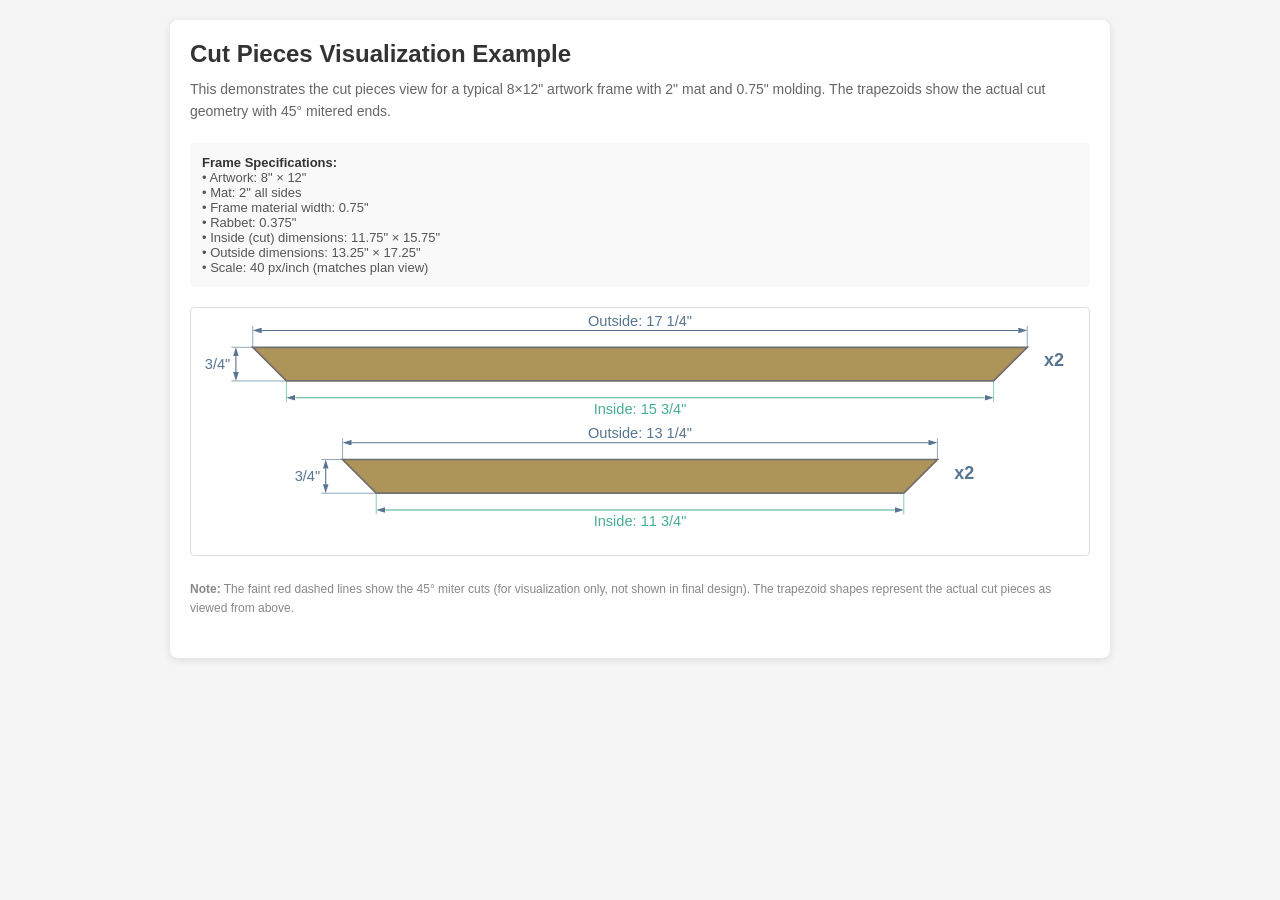
<file: docs/plans/mockups/cut-pieces-example.html>
<!DOCTYPE html>
<!-- Status 2026-09-23: illustrative mockup for the parked cut-pieces view (docs/plans/cut-pieces-view-spec.md). Not kept in sync with the app. -->
<html lang="en">
<head>
    <meta charset="UTF-8">
    <meta name="viewport" content="width=device-width, initial-scale=1.0">
    <title>Cut Pieces Visualization Example</title>
    <style>
        body {
            font-family: -apple-system, BlinkMacSystemFont, 'Segoe UI', Roboto, Helvetica, Arial, sans-serif;
            background: #f5f5f5;
            margin: 0;
            padding: 20px;
            display: flex;
            flex-direction: column;
            align-items: center;
        }
        .container {
            background: white;
            padding: 20px;
            border-radius: 8px;
            box-shadow: 0 2px 8px rgba(0,0,0,0.1);
            max-width: 900px;
        }
        h1 {
            color: #333;
            font-size: 24px;
            margin: 0 0 10px 0;
        }
        .info {
            color: #666;
            font-size: 14px;
            margin-bottom: 20px;
            line-height: 1.6;
        }
        .specs {
            background: #f9f9f9;
            padding: 12px;
            border-radius: 4px;
            font-size: 13px;
            color: #555;
            margin-bottom: 20px;
        }
        .specs strong {
            color: #333;
        }
        svg {
            border: 1px solid #ddd;
            border-radius: 4px;
            background: #ffffff;
        }
    </style>
</head>
<body>
    <div class="container">
        <h1>Cut Pieces Visualization Example</h1>
        <div class="info">
            This demonstrates the cut pieces view for a typical 8×12" artwork frame with 2" mat and 0.75" molding.
            The trapezoids show the actual cut geometry with 45° mitered ends.
        </div>

        <div class="specs">
            <strong>Frame Specifications:</strong><br>
            • Artwork: 8" × 12"<br>
            • Mat: 2" all sides<br>
            • Frame material width: 0.75"<br>
            • Rabbet: 0.375"<br>
            • Inside (cut) dimensions: 11.75" × 15.75"<br>
            • Outside dimensions: 13.25" × 17.25"<br>
            • Scale: 40 px/inch (matches plan view)
        </div>

        <svg viewBox="0 0 800 220" xmlns="http://www.w3.org/2000/svg">
            <!-- Definitions for arrows -->
            <defs>
                <!-- Arrow marker for dimension lines -->
                <marker id="arrow-start" markerWidth="8" markerHeight="5"
                        refX="8" refY="2.5" orient="auto" markerUnits="strokeWidth">
                    <polygon points="0,2.5 8,0 8,5" fill="#577590"/>
                </marker>
                <marker id="arrow-end" markerWidth="8" markerHeight="5"
                        refX="0" refY="2.5" orient="auto" markerUnits="strokeWidth">
                    <polygon points="0,0 8,2.5 0,5" fill="#577590"/>
                </marker>
            </defs>

            <!-- HORIZONTAL PIECE (wider, for left/right frame sides) -->
            <g id="horizontal-piece">
                <!-- Trapezoid with 45° miters -->
                <!-- Outside: 17.25" × 40 = 690px -->
                <!-- Inside: 15.75" × 40 = 630px -->
                <!-- Width: 0.75" × 40 = 30px -->
                <!-- Centered at x=400 -->

                <!-- Calculate corners:
                     top-left:     (400 - 690/2, 50 - 30/2) = (55, 35)
                     top-right:    (400 + 690/2, 50 - 30/2) = (745, 35)
                     bottom-right: (400 + 630/2, 50 + 30/2) = (715, 65)
                     bottom-left:  (400 - 630/2, 50 + 30/2) = (85, 65)
                -->
                <polygon points="55,35 745,35 715,65 85,65"
                         fill="#8B6914"
                         stroke="#333333"
                         stroke-width="1.5"
                         opacity="0.7"/>

                <!-- Quantity badge -->
                <text x="760" y="52"
                      font-family="sans-serif"
                      font-size="16"
                      fill="#577590"
                      font-weight="bold">x2</text>

                <!-- Outside dimension (top) -->
                <!-- Extension lines (overshoot 4px beyond dimension line) -->
                <line x1="55" y1="35" x2="55" y2="16"
                      stroke="#577590" stroke-width="0.8" opacity="0.7"/>
                <line x1="745" y1="35" x2="745" y2="16"
                      stroke="#577590" stroke-width="0.8" opacity="0.7"/>
                <!-- Dimension line with arrows (endpoints adjusted so arrow tips align with extension lines) -->
                <line x1="63" y1="20" x2="737" y2="20"
                      stroke="#577590" stroke-width="1"
                      marker-start="url(#arrow-start)"
                      marker-end="url(#arrow-end)"/>
                <text x="400" y="16"
                      font-family="sans-serif"
                      font-size="13"
                      fill="#577590"
                      text-anchor="middle">Outside: 17 1/4"</text>

                <!-- Inside dimension (bottom interior) -->
                <!-- Extension lines (overshoot 4px beyond dimension line) -->
                <line x1="85" y1="65" x2="85" y2="84"
                      stroke="#46af8f" stroke-width="0.8" opacity="0.7"/>
                <line x1="715" y1="65" x2="715" y2="84"
                      stroke="#46af8f" stroke-width="0.8" opacity="0.7"/>
                <!-- Dimension line with arrows (endpoints adjusted so arrow tips align with extension lines) -->
                <line x1="93" y1="80" x2="707" y2="80"
                      stroke="#46af8f" stroke-width="1"
                      marker-start="url(#arrow-start)"
                      marker-end="url(#arrow-end)"/>
                <text x="400" y="94"
                      font-family="sans-serif"
                      font-size="13"
                      fill="#46af8f"
                      text-anchor="middle">Inside: 15 3/4"</text>

                <!-- Width dimension (left side) -->
                <!-- Extension lines (horizontal, overshoot 4px beyond dimension line) -->
                <line x1="55" y1="35" x2="36" y2="35"
                      stroke="#577590" stroke-width="0.8" opacity="0.7"/>
                <line x1="85" y1="65" x2="36" y2="65"
                      stroke="#577590" stroke-width="0.8" opacity="0.7"/>
                <!-- Dimension line with arrows (endpoints adjusted so arrow tips align with extension lines) -->
                <line x1="40" y1="43" x2="40" y2="57"
                      stroke="#577590" stroke-width="1"
                      marker-start="url(#arrow-start)"
                      marker-end="url(#arrow-end)"/>
                <text x="35" y="54"
                      font-family="sans-serif"
                      font-size="13"
                      fill="#577590"
                      text-anchor="end">3/4"</text>
            </g>

            <!-- VERTICAL PIECE (narrower, for top/bottom frame sides) -->
            <g id="vertical-piece">
                <!-- Outside: 13.25" × 40 = 530px -->
                <!-- Inside: 11.75" × 40 = 470px -->
                <!-- Width: 0.75" × 40 = 30px -->
                <!-- Centered at x=400, y=150 -->

                <!-- Calculate corners:
                     top-left:     (400 - 530/2, 150 - 30/2) = (135, 135)
                     top-right:    (400 + 530/2, 150 - 30/2) = (665, 135)
                     bottom-right: (400 + 470/2, 150 + 30/2) = (635, 165)
                     bottom-left:  (400 - 470/2, 150 + 30/2) = (165, 165)
                -->
                <polygon points="135,135 665,135 635,165 165,165"
                         fill="#8B6914"
                         stroke="#333333"
                         stroke-width="1.5"
                         opacity="0.7"/>

                <!-- Quantity badge -->
                <text x="680" y="152"
                      font-family="sans-serif"
                      font-size="16"
                      fill="#577590"
                      font-weight="bold">x2</text>

                <!-- Outside dimension (top) -->
                <!-- Extension lines (overshoot 4px beyond dimension line) -->
                <line x1="135" y1="135" x2="135" y2="116"
                      stroke="#577590" stroke-width="0.8" opacity="0.7"/>
                <line x1="665" y1="135" x2="665" y2="116"
                      stroke="#577590" stroke-width="0.8" opacity="0.7"/>
                <!-- Dimension line with arrows (endpoints adjusted so arrow tips align with extension lines) -->
                <line x1="143" y1="120" x2="657" y2="120"
                      stroke="#577590" stroke-width="1"
                      marker-start="url(#arrow-start)"
                      marker-end="url(#arrow-end)"/>
                <text x="400" y="116"
                      font-family="sans-serif"
                      font-size="13"
                      fill="#577590"
                      text-anchor="middle">Outside: 13 1/4"</text>

                <!-- Inside dimension (bottom interior) -->
                <!-- Extension lines (overshoot 4px beyond dimension line) -->
                <line x1="165" y1="165" x2="165" y2="184"
                      stroke="#46af8f" stroke-width="0.8" opacity="0.7"/>
                <line x1="635" y1="165" x2="635" y2="184"
                      stroke="#46af8f" stroke-width="0.8" opacity="0.7"/>
                <!-- Dimension line with arrows (endpoints adjusted so arrow tips align with extension lines) -->
                <line x1="173" y1="180" x2="627" y2="180"
                      stroke="#46af8f" stroke-width="1"
                      marker-start="url(#arrow-start)"
                      marker-end="url(#arrow-end)"/>
                <text x="400" y="194"
                      font-family="sans-serif"
                      font-size="13"
                      fill="#46af8f"
                      text-anchor="middle">Inside: 11 3/4"</text>

                <!-- Width dimension (left side) -->
                <!-- Extension lines (horizontal, overshoot 4px beyond dimension line) -->
                <line x1="135" y1="135" x2="116" y2="135"
                      stroke="#577590" stroke-width="0.8" opacity="0.7"/>
                <line x1="165" y1="165" x2="116" y2="165"
                      stroke="#577590" stroke-width="0.8" opacity="0.7"/>
                <!-- Dimension line with arrows (endpoints adjusted so arrow tips align with extension lines) -->
                <line x1="120" y1="143" x2="120" y2="157"
                      stroke="#577590" stroke-width="1"
                      marker-start="url(#arrow-start)"
                      marker-end="url(#arrow-end)"/>
                <text x="115" y="154"
                      font-family="sans-serif"
                      font-size="13"
                      fill="#577590"
                      text-anchor="end">3/4"</text>
            </g>

            <!-- Visual guide for 45° miters (optional, can be hidden) -->
            <g id="miter-guides" opacity="0.3" stroke-dasharray="2,2">
                <!-- Horizontal piece left miter -->
                <line x1="55" y1="35" x2="85" y2="65" stroke="#f94144" stroke-width="0.5"/>
                <!-- Horizontal piece right miter -->
                <line x1="745" y1="35" x2="715" y2="65" stroke="#f94144" stroke-width="0.5"/>
                <!-- Vertical piece left miter -->
                <line x1="135" y1="135" x2="165" y2="165" stroke="#f94144" stroke-width="0.5"/>
                <!-- Vertical piece right miter -->
                <line x1="665" y1="135" x2="635" y2="165" stroke="#f94144" stroke-width="0.5"/>
            </g>
        </svg>

        <div class="info" style="margin-top: 20px; font-size: 12px; color: #888;">
            <strong>Note:</strong> The faint red dashed lines show the 45° miter cuts (for visualization only, not shown in final design).
            The trapezoid shapes represent the actual cut pieces as viewed from above.
        </div>
    </div>

    <script>
        // Interactive demo: click to toggle miter guide visibility
        document.getElementById('miter-guides').addEventListener('click', function() {
            const current = parseFloat(this.getAttribute('opacity'));
            this.setAttribute('opacity', current > 0 ? '0' : '0.3');
        });
    </script>
</body>
</html>
</file>
